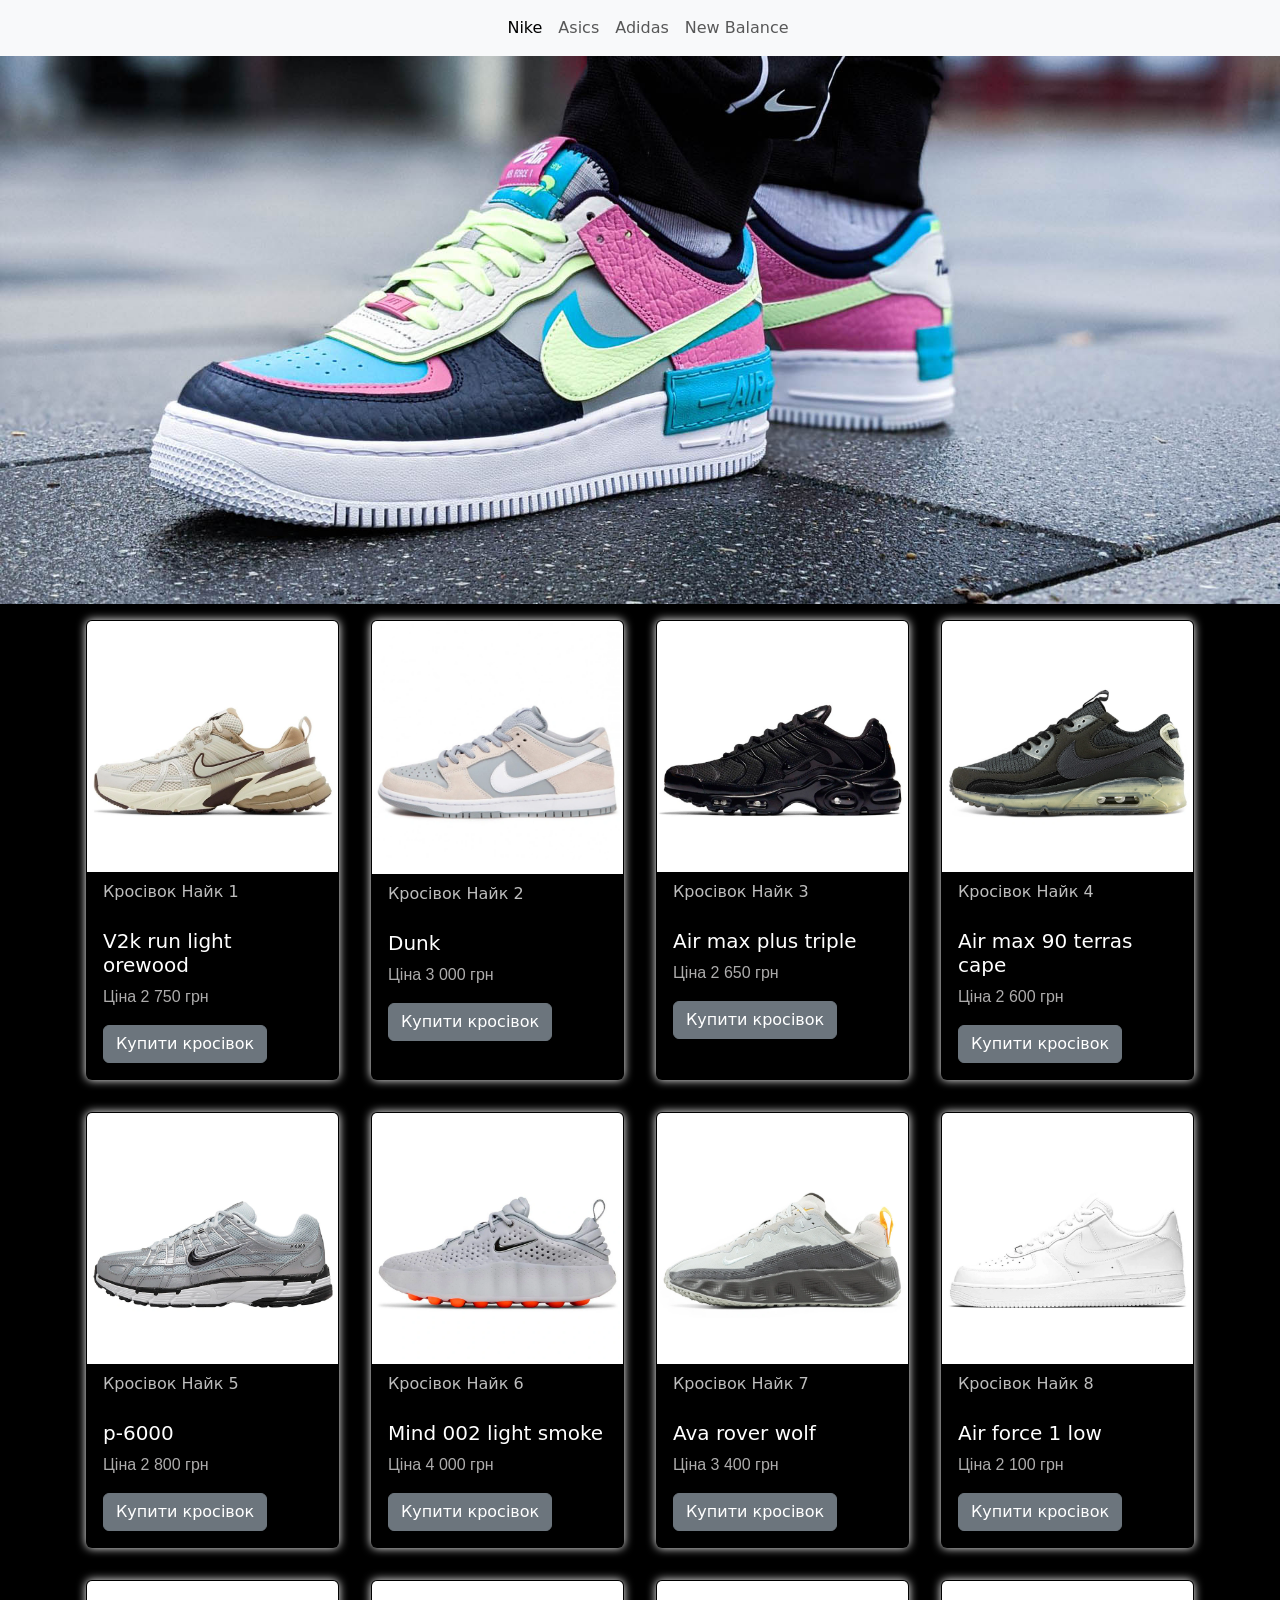
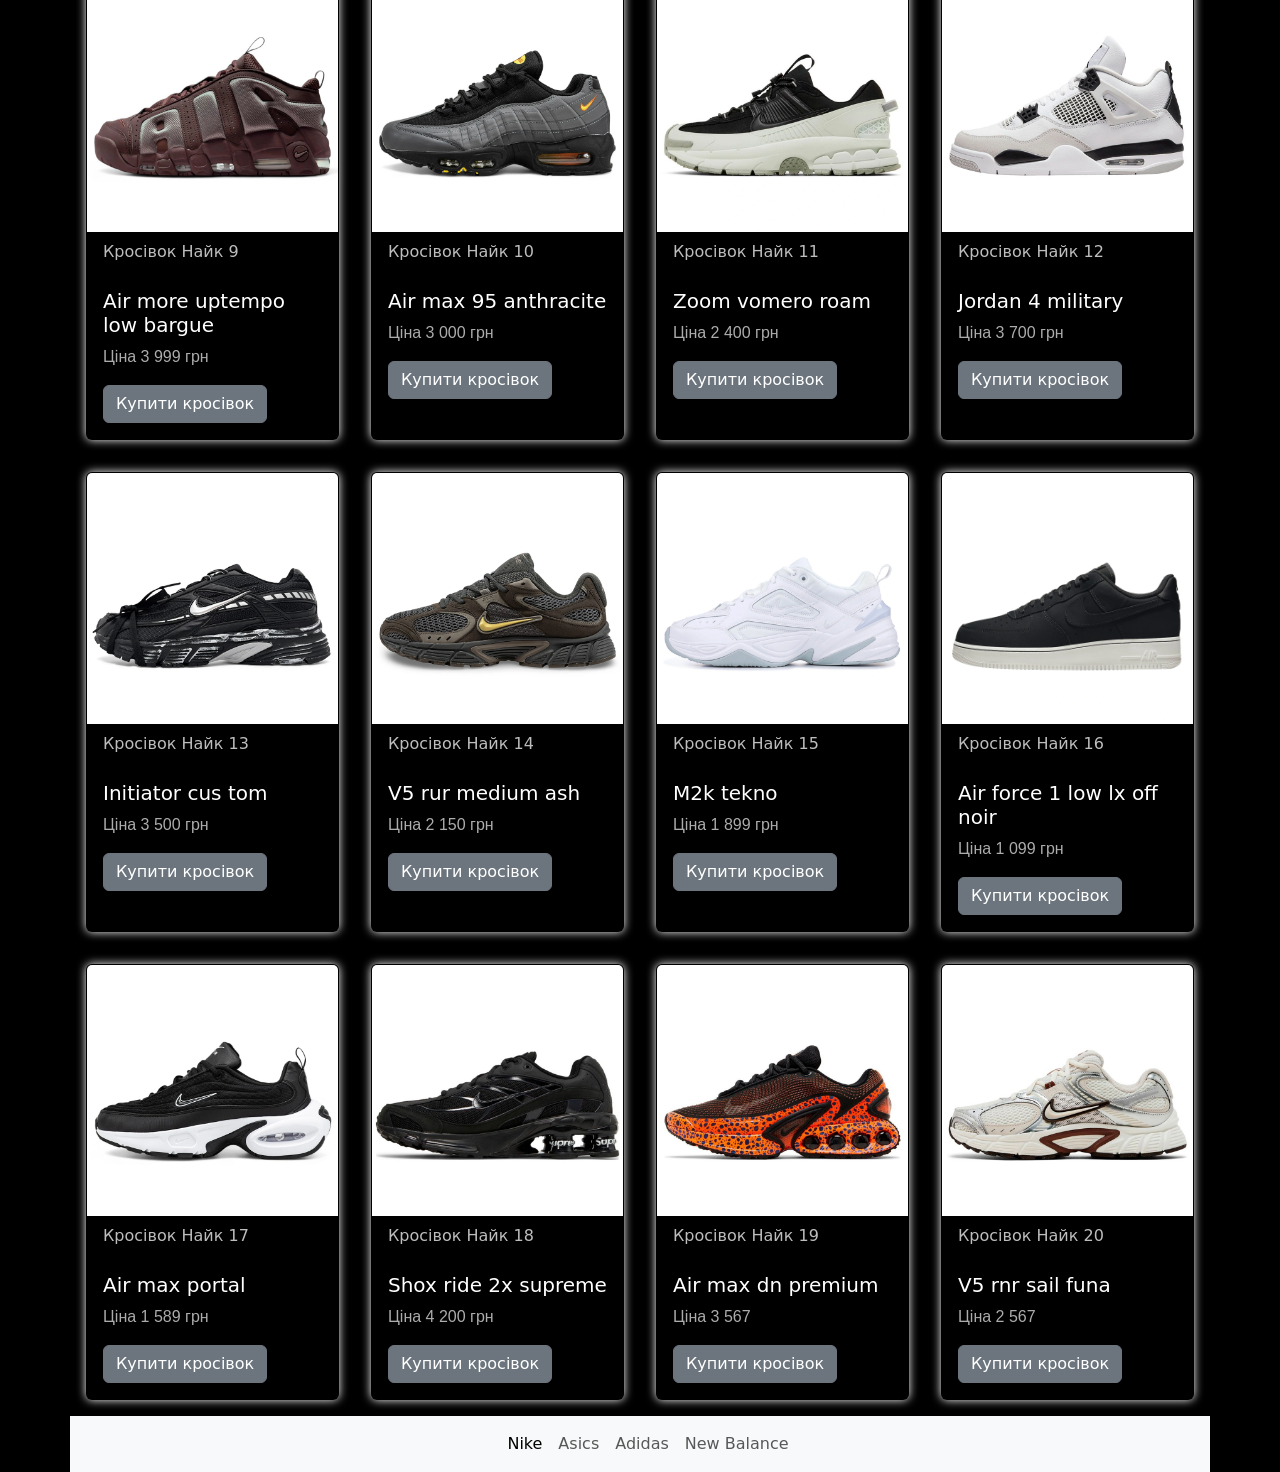
<file: snikers/index.html>
<!DOCTYPE html>
<html lang="uk">

<head>
    <meta charset="UTF-8">
    <meta name="viewport" content="width=device-width, initial-scale=1.0">
    <title>Кросівки</title>
    <link rel="shortcut icon" href="icon.png" type="image/x-icon">
    <link href="https://cdn.jsdelivr.net/npm/bootstrap@5.3.8/dist/css/bootstrap.min.css" rel="stylesheet"
        integrity="sha384-sRIl4kxILFvY47J16cr9ZwB07vP4J8+LH7qKQnuqkuIAvNWLzeN8tE5YBujZqJLB" crossorigin="anonymous">
    <link rel="stylesheet" href="style.css">

</head>

<body>

    <nav class="navbar navbar-expand-lg bg-body-tertiary">
        <div class="container-fluid">
            <a class="navbar-brand" href=""></a>
            <button class="navbar-toggler" type="button" data-bs-toggle="collapse" data-bs-target="#navbarNav"
                aria-controls="navbarNav" aria-expanded="false" aria-label="Toggle navigation">
                <span class="navbar-toggler-icon"></span>
            </button>
            <div class="collapse navbar-collapse justify-content-center" id="navbarNav">
                <ul class="navbar-nav">
                    <li class="nav-item">
                        <a class="nav-link active " href="index.html">Nike</a>
                    </li>
                    <li class="nav-item">
                        <a class="nav-link " href="asics.html">Asics</a>
                    </li>
                    <li class="nav-item">
                        <a class="nav-link" href="adidas.html">Adidas</a>
                    </li>
                    <li class="nav-item">
                        <a class="nav-link" href="new-balance.html">New Balance</a>
                    </li>

                </ul>
            </div>
        </div>
    </nav>
    <div class="big-img">
       
        <img src="top-img-1.jpg" alt="">

    </div>












    <div class="container">
        <div class="row">


            <div class="col-lg-3 col-md-4 col-sm-6 p-3">
                <div class="card h-100">
                    <img src="1.webp" class="card-img-top" alt="...">
                    <div class="card-header"> Кросівок Найк 1 </div>
                    <div class="card-body">
                        <h5 class="card-title">V2k run light orewood</h5>
                        <p class="card-text">Ціна 2 750 грн </p>
                        <a href="#" class="btn btn-secondary">Купити кросівок</a>
                    </div>
                </div>
            </div>


            <div class="col-lg-3 col-md-4 col-sm-6 p-3">
                <div class="card h-100">
                    <img src="500 — копия.webp" class="card-img-top" alt="...">
                    <div class="card-header"> Кросівок Найк 2 </div>
                    <div class="card-body">
                        <h5 class="card-title">Dunk </h5>
                        <p class="card-text">Ціна 3 000 грн </p>
                        <a href="#" class="btn btn-secondary">Купити кросівок</a>
                    </div>
                </div>
            </div>




 


            <div class="col-lg-3 col-md-4 col-sm-6 p-3">
                <div class="card h-100">
                    <img src="3.webp" class="card-img-top" alt="...">
                    <div class="card-header"> Кросівок Найк 3 </div>
                    <div class="card-body">
                        <h5 class="card-title">Air max plus triple </h5>
                        <p class="card-text">Ціна 2 650 грн </p>
                        <a href="#" class="btn btn-secondary">Купити кросівок</a>
                    </div>
                </div>
            </div>




            <div class="col-lg-3 col-md-4 col-sm-6 p-3">
                <div class="card h-100">
                    <img src="4.webp" class="card-img-top" alt="...">
                    <div class="card-header"> Кросівок Найк 4 </div>
                    <div class="card-body">
                        <h5 class="card-title">Air max 90 terras cape </h5>
                        <p class="card-text">Ціна 2 600 грн </p>
                        <a href="#" class="btn btn-secondary">Купити кросівок</a>
                    </div>
                </div>
            </div>


            <div class="col-lg-3 col-md-4 col-sm-6 p-3">
                <div class="card h-100">
                    <img src="5.webp" class="card-img-top" alt="...">
                    <div class="card-header"> Кросівок Найк 5 </div>
                    <div class="card-body">
                        <h5 class="card-title">p-6000 </h5>
                        <p class="card-text">Ціна 2 800 грн</p>
                        <a href="#" class="btn btn-secondary">Купити кросівок</a>
                    </div>
                </div>
            </div>
        
    


    <div class="col-lg-3 col-md-4 col-sm-6 p-3">
        <div class="card h-100">
            <img src="6.webp" class="card-img-top" alt="...">
            <div class="card-header"> Кросівок Найк 6</div>
            <div class="card-body">
                <h5 class="card-title">Mind 002 light smoke</h5>
                <p class="card-text">Ціна 4 000 грн</p>
                <a href="#" class="btn btn-secondary">Купити кросівок</a>
            </div>
        </div>
    </div>
    

    <div class="col-lg-3 col-md-4 col-sm-6 p-3">
        <div class="card h-100">
            <img src="7.webp" class="card-img-top" alt="...">
            <div class="card-header"> Кросівок Найк 7</div>
            <div class="card-body">
                <h5 class="card-title">Ava rover wolf</h5>
                <p class="card-text">Ціна 3 400 грн</p>
                <a href="#" class="btn btn-secondary">Купити кросівок</a>
            </div>
        </div>
    </div>
    


    <div class="col-lg-3 col-md-4 col-sm-6 p-3">
        <div class="card h-100">
            <img src="8.webp" class="card-img-top" alt="...">
            <div class="card-header"> Кросівок Найк 8</div>
            <div class="card-body">
                <h5 class="card-title">Air force 1 low</h5>
                <p class="card-text">Ціна 2 100 грн</p>
                <a href="#" class="btn btn-secondary">Купити кросівок</a>
            </div>
        </div>
    </div>
   

    <div class="col-lg-3 col-md-4 col-sm-6 p-3">
        <div class="card h-100">
            <img src="9.webp" class="card-img-top" alt="...">
            <div class="card-header"> Кросівок Найк 9</div>
            <div class="card-body">
                <h5 class="card-title">Air more uptempo low bargue</h5>
                <p class="card-text">Ціна 3 999 грн</p>
                <a href="#" class="btn btn-secondary">Купити кросівок</a>
            </div>
        </div>
    </div>
   


    <div class="col-lg-3 col-md-4 col-sm-6 p-3">
        <div class="card h-100">
            <img src="10.webp" class="card-img-top" alt="...">
            <div class="card-header"> Кросівок Найк 10</div>
            <div class="card-body">
                <h5 class="card-title">Air max 95 anthracite</h5>
                <p class="card-text">Ціна 3 000 грн</p>
                <a href="#" class="btn btn-secondary">Купити кросівок</a>
            </div>
        </div>
    </div>
    




    <div class="col-lg-3 col-md-4 col-sm-6 p-3">
        <div class="card h-100">
            <img src="11.webp" class="card-img-top" alt="...">
            <div class="card-header"> Кросівок Найк 11</div>
            <div class="card-body">
                <h5 class="card-title">Zoom vomero roam</h5>
                <p class="card-text">Ціна 2 400 грн</p>
                <a href="#" class="btn btn-secondary">Купити кросівок</a>
            </div>
        </div>
    </div>
    



    <div class="col-lg-3 col-md-4 col-sm-6 p-3">
        <div class="card h-100">
            <img src="12.webp" class="card-img-top" alt="...">
            <div class="card-header"> Кросівок Найк 12</div>
            <div class="card-body">
                <h5 class="card-title">Jordan 4 military</h5>
                <p class="card-text">Ціна 3 700 грн</p>
                <a href="#" class="btn btn-secondary">Купити кросівок</a>
            </div>
        </div>
    </div>


    <div class="col-lg-3 col-md-4 col-sm-6 p-3">
        <div class="card h-100">
            <img src="13.webp" class="card-img-top" alt="...">
            <div class="card-header"> Кросівок Найк 13</div>
            <div class="card-body">
                <h5 class="card-title">Initiator cus tom</h5>
                <p class="card-text">Ціна 3 500 грн</p>
                <a href="#" class="btn btn-secondary">Купити кросівок</a>
            </div>
        </div>
    </div>



    <div class="col-lg-3 col-md-4 col-sm-6 p-3">
        <div class="card h-100">
            <img src="14.webp" class="card-img-top" alt="...">
            <div class="card-header"> Кросівок Найк 14</div>
            <div class="card-body">
                <h5 class="card-title">V5 rur medium ash</h5>
                <p class="card-text">Ціна 2 150 грн</p>
                <a href="#" class="btn btn-secondary">Купити кросівок</a>
            </div>
        </div>
    </div>


    <div class="col-lg-3 col-md-4 col-sm-6 p-3">
        <div class="card h-100">
            <img src="15.webp" class="card-img-top" alt="...">
            <div class="card-header"> Кросівок Найк 15</div>
            <div class="card-body">
                <h5 class="card-title">M2k tekno</h5>
                <p class="card-text">Ціна 1 899 грн</p>
                <a href="#" class="btn btn-secondary">Купити кросівок</a>
            </div>
        </div>
    </div>
    

<div class="col-lg-3 col-md-4 col-sm-6 p-3">
        <div class="card h-100">
            <img src="16.webp" class="card-img-top" alt="...">
            <div class="card-header"> Кросівок Найк 16</div>
            <div class="card-body">
                <h5 class="card-title">Air force 1 low lx off noir</h5>
                <p class="card-text">Ціна 1 099 грн</p>
                <a href="#" class="btn btn-secondary">Купити кросівок</a>
            </div>
        </div>
    </div>
    


<div class="col-lg-3 col-md-4 col-sm-6 p-3">
        <div class="card h-100">
            <img src="17.webp" class="card-img-top" alt="...">
            <div class="card-header"> Кросівок  Найк 17</div>
            <div class="card-body">
                <h5 class="card-title">Air max portal</h5>
                <p class="card-text">Ціна 1 589 грн</p>
                <a href="#" class="btn btn-secondary">Купити кросівок</a>
            </div>
        </div>
    </div>


 <div class="col-lg-3 col-md-4 col-sm-6 p-3">
        <div class="card h-100">
            <img src="18.webp" class="card-img-top" alt="...">
            <div class="card-header"> Кросівок  Найк 18</div>
            <div class="card-body">
                <h5 class="card-title">Shox ride 2x supreme</h5>
                <p class="card-text">Ціна 4 200 грн</p>
                <a href="#" class="btn btn-secondary">Купити кросівок</a>
            </div>
        </div>
    </div>

<div class="col-lg-3 col-md-4 col-sm-6 p-3">
        <div class="card h-100">
            <img src="19.webp" class="card-img-top" alt="...">
            <div class="card-header"> Кросівок  Найк 19</div>
            <div class="card-body">
                <h5 class="card-title">Air max dn premium</h5>
                <p class="card-text">Ціна 3 567</p>
                <a href="#" class="btn btn-secondary">Купити кросівок</a>
            </div>
        </div>
    </div>


<div class="col-lg-3 col-md-4 col-sm-6 p-3">
        <div class="card h-100">
            <img src="20.webp" class="card-img-top" alt="...">
            <div class="card-header"> Кросівок  Найк 20</div>
            <div class="card-body">
                <h5 class="card-title">V5 rnr sail funa</h5>
                <p class="card-text">Ціна 2 567</p>
                <a href="#" class="btn btn-secondary">Купити кросівок</a>
            </div>
        </div>
    </div>


<nav class="navbar navbar-expand-sm bg-body-tertiary">
        <div class="container-fluid">
            <a class="navbar-brand" href=""></a>
            <button class="navbar-toggler" type="button" data-bs-toggle="collapse" data-bs-target="#navbarNav"
                aria-controls="navbarNav" aria-expanded="false" aria-label="Toggle navigation">
                <span class="navbar-toggler-icon"></span>
            </button>
            <div class="collapse navbar-collapse justify-content-center" id="navbarNav">
                <ul class="navbar-nav">
                    <li class="nav-item">
                        <a class="nav-link active " href="index.html">Nike</a>
                    </li>
                    <li class="nav-item">
                        <a class="nav-link " href="asics.html">Asics</a>
                    </li>
                    <li class="nav-item">
                        <a class="nav-link" href="adidas.html">Adidas</a>
                    </li>
                    <li class="nav-item">
                        <a class="nav-link" href="new balance.html">New Balance</a>
                    </li>

                </ul>
            </div>
        </div>
    </nav>



























    <script src="https://cdn.jsdelivr.net/npm/bootstrap@5.3.8/dist/js/bootstrap.bundle.min.js"
        integrity="sha384-FKyoEForCGlyvwx9Hj09JcYn3nv7wiPVlz7YYwJrWVcXK/BmnVDxM+D2scQbITxI"
        crossorigin="anonymous"></script>
</body>

</html>
</file>
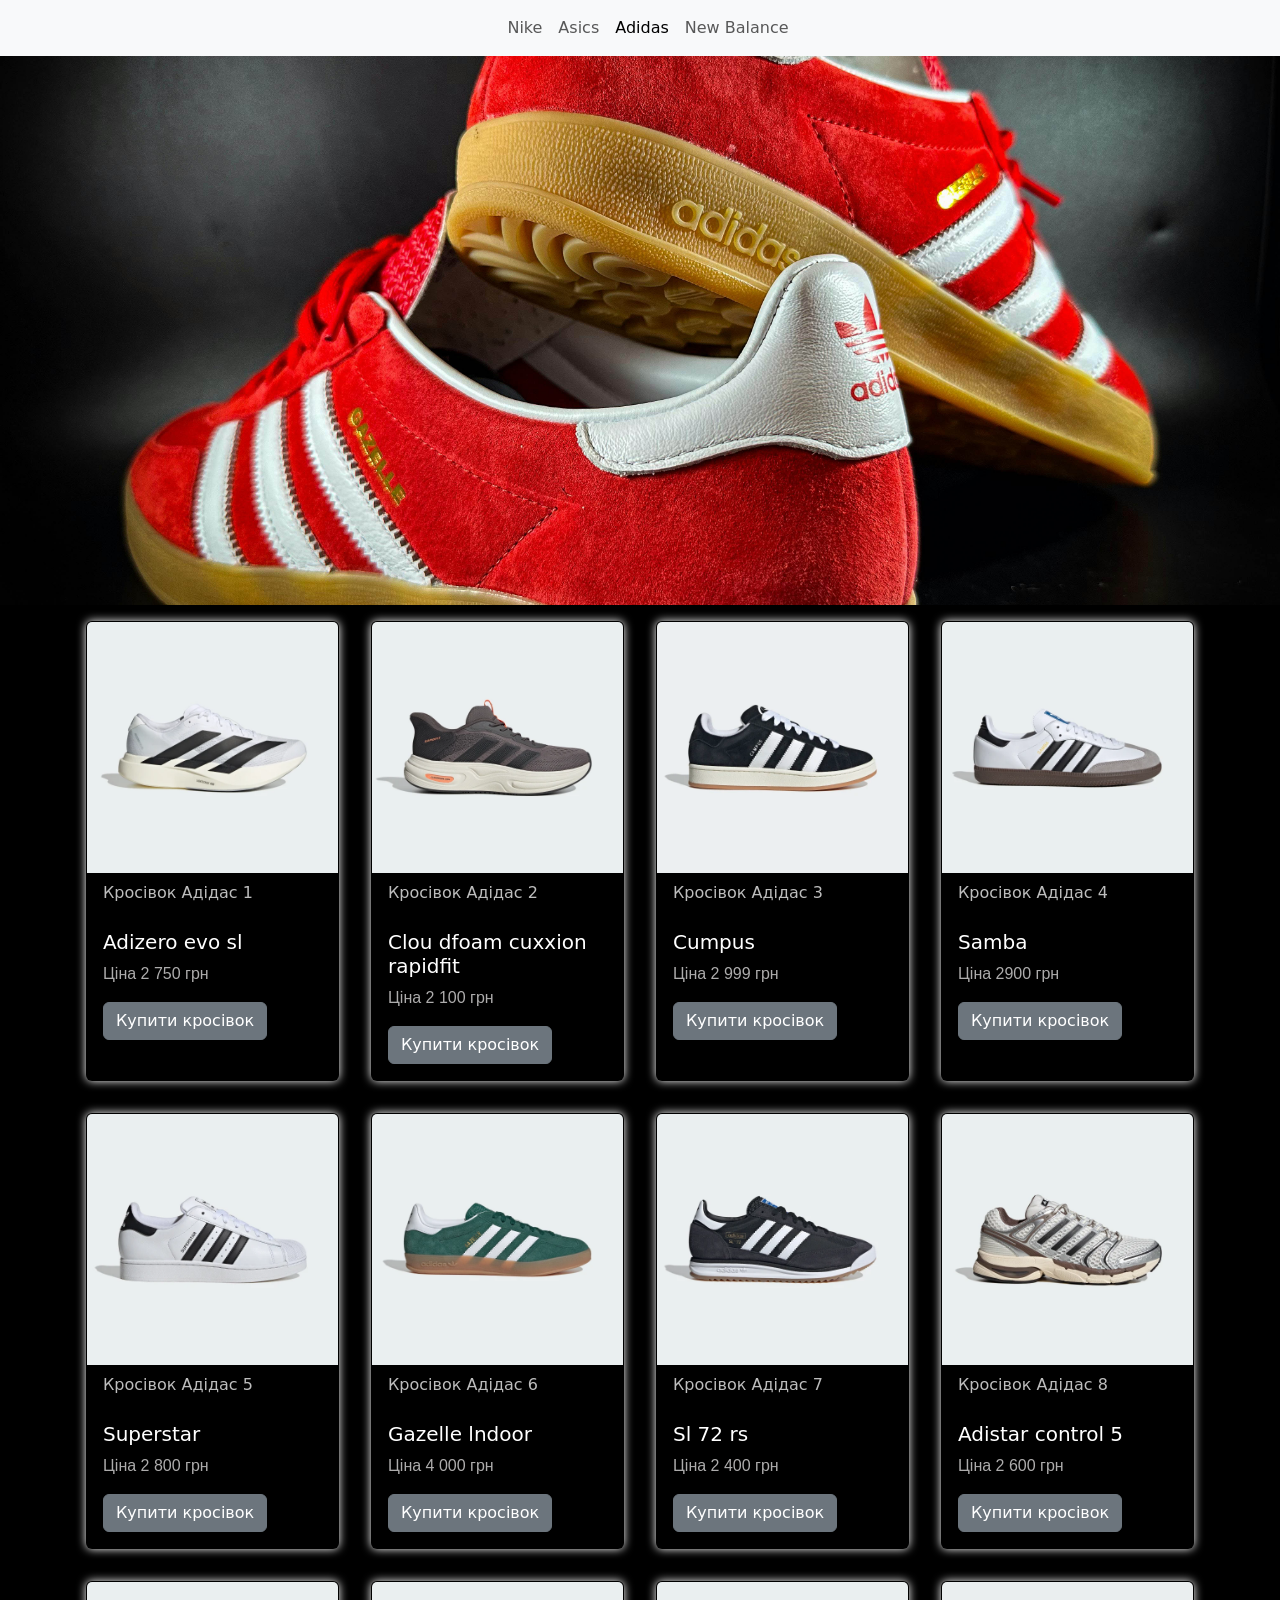
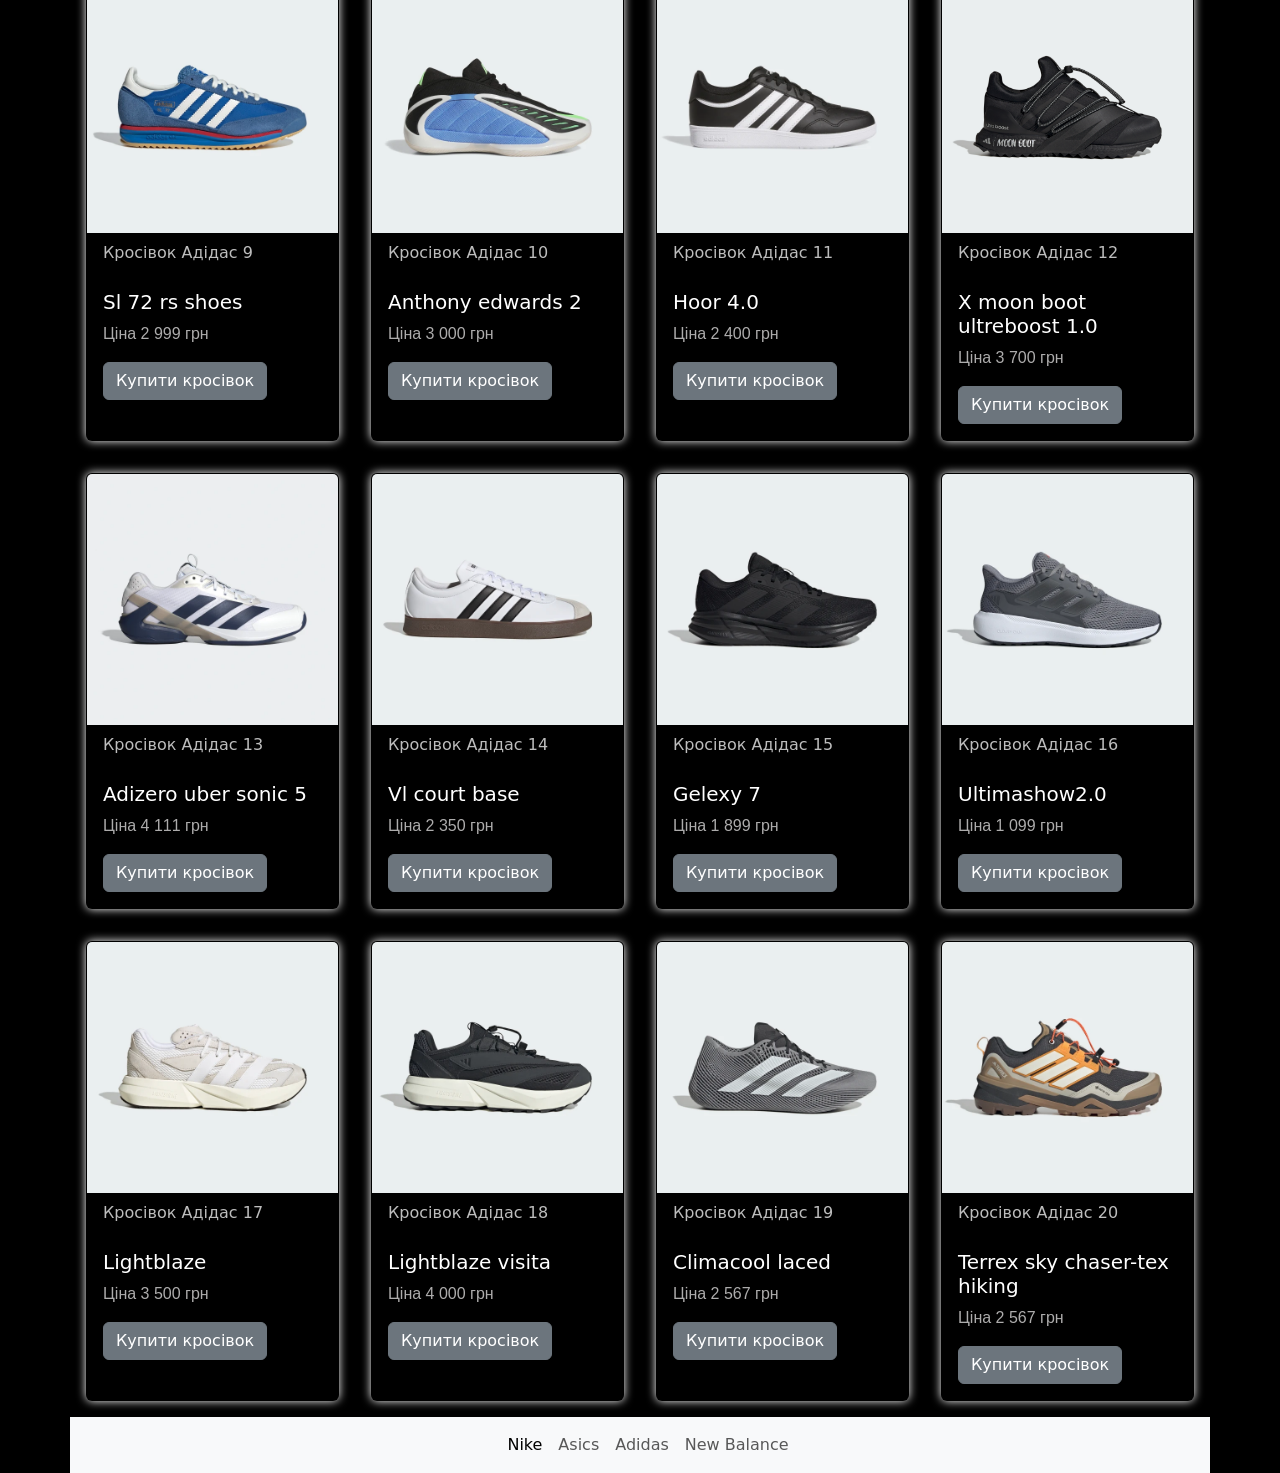
<file: snikers/adidas.html>
<!DOCTYPE html>
<html lang="uk">

<head>
    <meta charset="UTF-8">
    <meta name="viewport" content="width=device-width, initial-scale=1.0">
    <title>Кросівки</title>
    <link rel="shortcut icon" href="icon.png" type="image/x-icon">

    <link href="https://cdn.jsdelivr.net/npm/bootstrap@5.3.8/dist/css/bootstrap.min.css" rel="stylesheet"
        integrity="sha384-sRIl4kxILFvY47J16cr9ZwB07vP4J8+LH7qKQnuqkuIAvNWLzeN8tE5YBujZqJLB" crossorigin="anonymous">
    <link rel="stylesheet" href="style.css">

</head>

<body>

    <nav class="navbar navbar-expand-sm bg-body-tertiary">
        <div class="container-fluid">
            <a class="navbar-brand" href=""></a>
            <button class="navbar-toggler" type="button" data-bs-toggle="collapse" data-bs-target="#navbarNav"
                aria-controls="navbarNav" aria-expanded="false" aria-label="Toggle navigation">
                <span class="navbar-toggler-icon"></span>
            </button>
            <div class="collapse navbar-collapse justify-content-center" id="navbarNav">
                <ul class="navbar-nav">
                    <li class="nav-item">
                        <a class="nav-link  " href="index.html">Nike</a>
                    </li>
                    <li class="nav-item">
                        <a class="nav-link " href="asics.html">Asics</a>
                    </li>
                    <li class="nav-item">
                        <a class="nav-link active" href="adidas.html">Adidas</a>
                    </li>
                    <li class="nav-item">
                        <a class="nav-link" href="new-balance.html">New Balance</a>
                    </li>

                </ul>
            </div>
        </div>
    </nav>
    <div class="big-img">
       
        <img src="559.jpg" alt="">

    </div>












    <div class="container">
        <div class="row">


            <div class="col-lg-3 col-md-4 col-sm-6 p-3">
                <div class="card h-100">
                    <img src="41.WebP" class="card-img-top" alt="...">
                    <div class="card-header"> Кросівок Адідас 1 </div>
                    <div class="card-body">
                        <h5 class="card-title">Adizero evo sl</h5>
                        <p class="card-text">Ціна 2 750 грн</p>
                        <a href="#" class="btn btn-secondary">Купити кросівок</a>
                    </div>
                </div>
            </div>


            <div class="col-lg-3 col-md-4 col-sm-6 p-3">
                <div class="card h-100">
                    <img src="42.WebP" class="card-img-top" alt="...">
                    <div class="card-header"> Кросівок Адідас 2 </div>
                    <div class="card-body">
                        <h5 class="card-title">Clou dfoam cuxxion rapidfit</h5>
                        <p class="card-text">Ціна 2 100 грн</p>
                        <a href="#" class="btn btn-secondary">Купити кросівок</a>
                    </div>
                </div>
            </div>

            <div class="col-lg-3 col-md-4 col-sm-6 p-3">
                <div class="card h-100">
                    <img src="43.WebP" class="card-img-top" alt="...">
                    <div class="card-header"> Кросівок Адідас 3 </div>
                    <div class="card-body">
                        <h5 class="card-title">Cumpus</h5>
                        <p class="card-text">Ціна 2 999 грн</p>
                        <a href="#" class="btn btn-secondary">Купити кросівок</a>
                    </div>
                </div>
            </div>




            <div class="col-lg-3 col-md-4 col-sm-6 p-3">
                <div class="card h-100">
                    <img src="44.WebP" class="card-img-top" alt="...">
                    <div class="card-header"> Кросівок Адідас 4 </div>
                    <div class="card-body">
                        <h5 class="card-title">Samba </h5>
                        <p class="card-text">Ціна 2900 грн</p>
                        <a href="#" class="btn btn-secondary">Купити кросівок</a>
                    </div>
                </div>
            </div>


            <div class="col-lg-3 col-md-4 col-sm-6 p-3">
                <div class="card h-100">
                    <img src="45.WebP" class="card-img-top" alt="...">
                    <div class="card-header"> Кросівок Адідас 5 </div>
                    <div class="card-body">
                        <h5 class="card-title">Superstar </h5>
                        <p class="card-text">Ціна 2 800 грн</p>
                        <a href="#" class="btn btn-secondary">Купити кросівок</a>
                    </div>
                </div>
            </div>
        
    


    <div class="col-lg-3 col-md-4 col-sm-6 p-3">
        <div class="card h-100">
            <img src="46.WebP" class="card-img-top" alt="...">
            <div class="card-header"> Кросівок Адідас 6</div>
            <div class="card-body">
                <h5 class="card-title">Gazelle lndoor</h5>
                <p class="card-text">Ціна 4 000 грн</p>
                <a href="#" class="btn btn-secondary">Купити кросівок</a>
            </div>
        </div>
    </div>
    

    <div class="col-lg-3 col-md-4 col-sm-6 p-3">
        <div class="card h-100">
            <img src="47.WebP" class="card-img-top" alt="...">
            <div class="card-header"> Кросівок Адідас 7</div>
            <div class="card-body">
                <h5 class="card-title">Sl 72 rs</h5>
                <p class="card-text">Ціна 2 400 грн</p>
                <a href="#" class="btn btn-secondary">Купити кросівок</a>
            </div>
        </div>
    </div>
    


    <div class="col-lg-3 col-md-4 col-sm-6 p-3">
        <div class="card h-100">
            <img src="48.WebP" class="card-img-top" alt="...">
            <div class="card-header"> Кросівок Адідас 8</div>
            <div class="card-body">
                <h5 class="card-title">Adistar control 5</h5>
                <p class="card-text">Ціна 2 600 грн</p>
                <a href="#" class="btn btn-secondary">Купити кросівок</a>
            </div>
        </div>
    </div>
   

    <div class="col-lg-3 col-md-4 col-sm-6 p-3">
        <div class="card h-100">
            <img src="49.WebP" class="card-img-top" alt="...">
            <div class="card-header"> Кросівок  Адідас 9</div>
            <div class="card-body">
                <h5 class="card-title">Sl 72 rs shoes</h5>
                <p class="card-text">Ціна 2 999 грн</p>
                <a href="#" class="btn btn-secondary">Купити кросівок</a>
            </div>
        </div>
    </div>
   


    <div class="col-lg-3 col-md-4 col-sm-6 p-3">
        <div class="card h-100">
            <img src="50.WebP" class="card-img-top" alt="...">
            <div class="card-header"> Кросівок Адідас 10</div>
            <div class="card-body">
                <h5 class="card-title">Anthony edwards 2</h5>
                <p class="card-text">Ціна 3 000 грн</p>
                <a href="#" class="btn btn-secondary">Купити кросівок</a>
            </div>
        </div>
    </div>
    




    <div class="col-lg-3 col-md-4 col-sm-6 p-3">
        <div class="card h-100">
            <img src="51.WebP" class="card-img-top" alt="...">
            <div class="card-header"> Кросівок Адідас 11</div>
            <div class="card-body">
                <h5 class="card-title">Hoor 4.0</h5>
                <p class="card-text">Ціна 2 400 грн</p>
                <a href="#" class="btn btn-secondary">Купити кросівок</a>
            </div>
        </div>
    </div>
    



    <div class="col-lg-3 col-md-4 col-sm-6 p-3">
        <div class="card h-100">
            <img src="52.WebP" class="card-img-top" alt="...">
            <div class="card-header"> Кросівок Адідас 12</div>
            <div class="card-body">
                <h5 class="card-title">X moon boot ultreboost 1.0</h5>
                <p class="card-text">Ціна 3 700 грн</p>
                <a href="#" class="btn btn-secondary">Купити кросівок</a>
            </div>
        </div>
    </div>


    <div class="col-lg-3 col-md-4 col-sm-6 p-3">
        <div class="card h-100">
            <img src="53.WebP" class="card-img-top" alt="...">
            <div class="card-header"> Кросівок Адідас 13</div>
            <div class="card-body">
                <h5 class="card-title">Adizero uber sonic 5</h5>
                <p class="card-text">Ціна 4 111 грн</p>
                <a href="#" class="btn btn-secondary">Купити кросівок</a>
            </div>
        </div>
    </div>



    <div class="col-lg-3 col-md-4 col-sm-6 p-3">
        <div class="card h-100">
            <img src="54.WebP" class="card-img-top" alt="...">
            <div class="card-header"> Кросівок Адідас 14</div>
            <div class="card-body">
                <h5 class="card-title">Vl court base</h5>
                <p class="card-text">Ціна 2 350 грн</p>
                <a href="#" class="btn btn-secondary">Купити кросівок</a>
            </div>
        </div>
    </div>


    <div class="col-lg-3 col-md-4 col-sm-6 p-3">
        <div class="card h-100">
            <img src="55.WebP" class="card-img-top" alt="...">
            <div class="card-header"> Кросівок Адідас 15</div>
            <div class="card-body">
                <h5 class="card-title">Gelexy 7</h5>
                <p class="card-text">Ціна 1 899 грн</p>
                <a href="#" class="btn btn-secondary">Купити кросівок</a>
            </div>
        </div>
    </div>
    

<div class="col-lg-3 col-md-4 col-sm-6 p-3">
        <div class="card h-100">
            <img src="56.WebP" class="card-img-top" alt="...">
            <div class="card-header"> Кросівок Адідас 16</div>
            <div class="card-body">
                <h5 class="card-title">Ultimashow2.0</h5>
                <p class="card-text">Ціна 1 099 грн</p>
                <a href="#" class="btn btn-secondary">Купити кросівок</a>
            </div>
        </div>
    </div>
    


<div class="col-lg-3 col-md-4 col-sm-6 p-3">
        <div class="card h-100">
            <img src="57.WebP" class="card-img-top" alt="...">
            <div class="card-header"> Кросівок Адідас 17</div>
            <div class="card-body">
                <h5 class="card-title">Lightblaze</h5>
                <p class="card-text">Ціна 3 500 грн</p>
                <a href="#" class="btn btn-secondary">Купити кросівок</a>
            </div>
        </div>
    </div>


 <div class="col-lg-3 col-md-4 col-sm-6 p-3">
        <div class="card h-100">
            <img src="58.WebP" class="card-img-top" alt="...">
            <div class="card-header"> Кросівок  Адідас 18</div>
            <div class="card-body">
                <h5 class="card-title">Lightblaze visita</h5>
                <p class="card-text">Ціна 4 000 грн</p>
                <a href="#" class="btn btn-secondary">Купити кросівок</a>
            </div>
        </div>
    </div>

<div class="col-lg-3 col-md-4 col-sm-6 p-3">
        <div class="card h-100">
            <img src="59.WebP" class="card-img-top" alt="...">
            <div class="card-header"> Кросівок Адідас  19</div>
            <div class="card-body">
                <h5 class="card-title">Climacool laced</h5>
                <p class="card-text">Ціна 2 567 грн</p>
                <a href="#" class="btn btn-secondary">Купити кросівок</a>
            </div>
        </div>
    </div>


<div class="col-lg-3 col-md-4 col-sm-6 p-3">
        <div class="card h-100">
            <img src="60.WebP" class="card-img-top" alt="...">
            <div class="card-header"> Кросівок  Адідас 20</div>
            <div class="card-body">
                <h5 class="card-title">Terrex sky chaser-tex hiking</h5>
                <p class="card-text">Ціна 2 567 грн</p>
                <a href="#" class="btn btn-secondary">Купити кросівок</a>
            </div>
        </div>
    </div>


<nav class="navbar navbar-expand-lg bg-body-tertiary">
        <div class="container-fluid">
            <a class="navbar-brand" href=""></a>
            <button class="navbar-toggler" type="button" data-bs-toggle="collapse" data-bs-target="#navbarNav"
                aria-controls="navbarNav" aria-expanded="false" aria-label="Toggle navigation">
                <span class="navbar-toggler-icon"></span>
            </button>
            <div class="collapse navbar-collapse justify-content-center" id="navbarNav">
                <ul class="navbar-nav">
                    <li class="nav-item">
                        <a class="nav-link active " href="index.html">Nike</a>
                    </li>
                    <li class="nav-item">
                        <a class="nav-link " href="asics.html">Asics</a>
                    </li>
                    <li class="nav-item">
                        <a class="nav-link" href="adidas.html">Adidas</a>
                    </li>
                    <li class="nav-item">
                        <a class="nav-link" href="new balance.html">New Balance</a>
                    </li>

                </ul>
            </div>
        </div>
    </nav>



























    <script src="https://cdn.jsdelivr.net/npm/bootstrap@5.3.8/dist/js/bootstrap.bundle.min.js"
        integrity="sha384-FKyoEForCGlyvwx9Hj09JcYn3nv7wiPVlz7YYwJrWVcXK/BmnVDxM+D2scQbITxI"
        crossorigin="anonymous"></script>
</body>

</html>
</file>
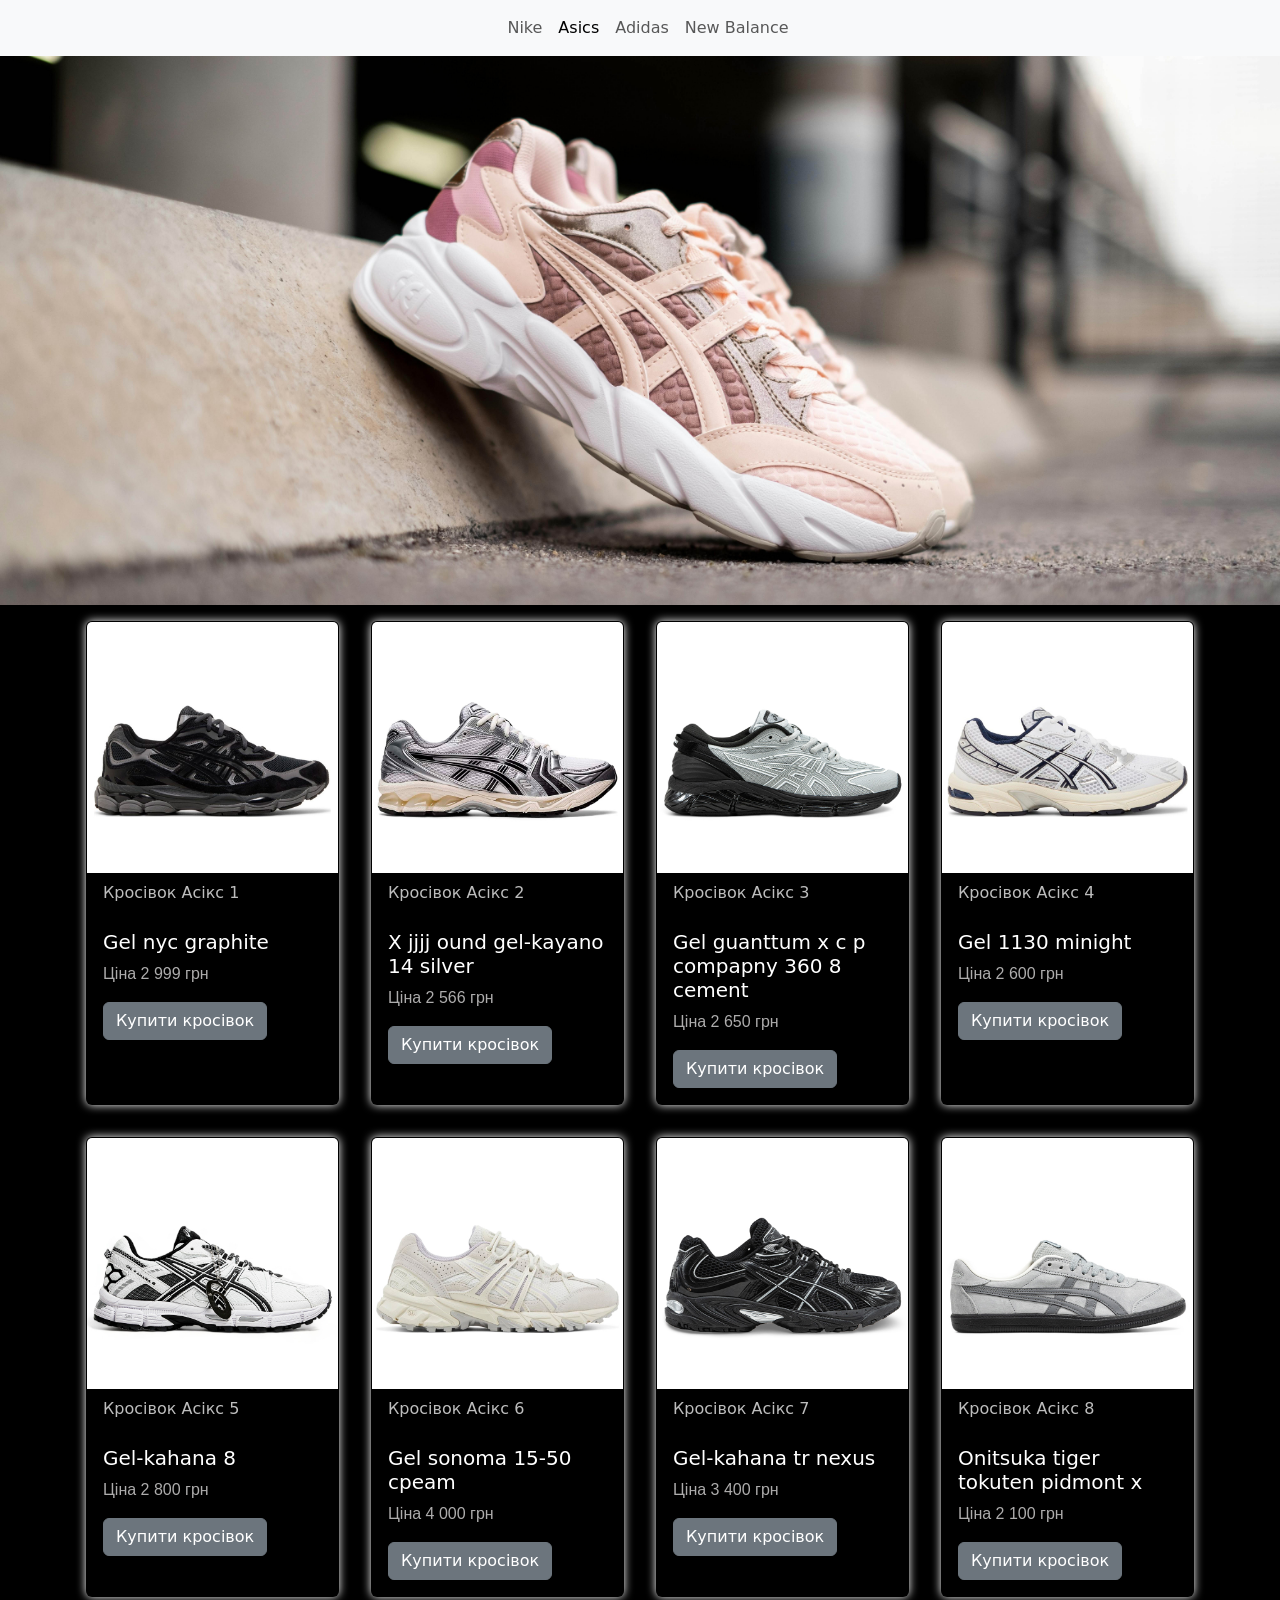
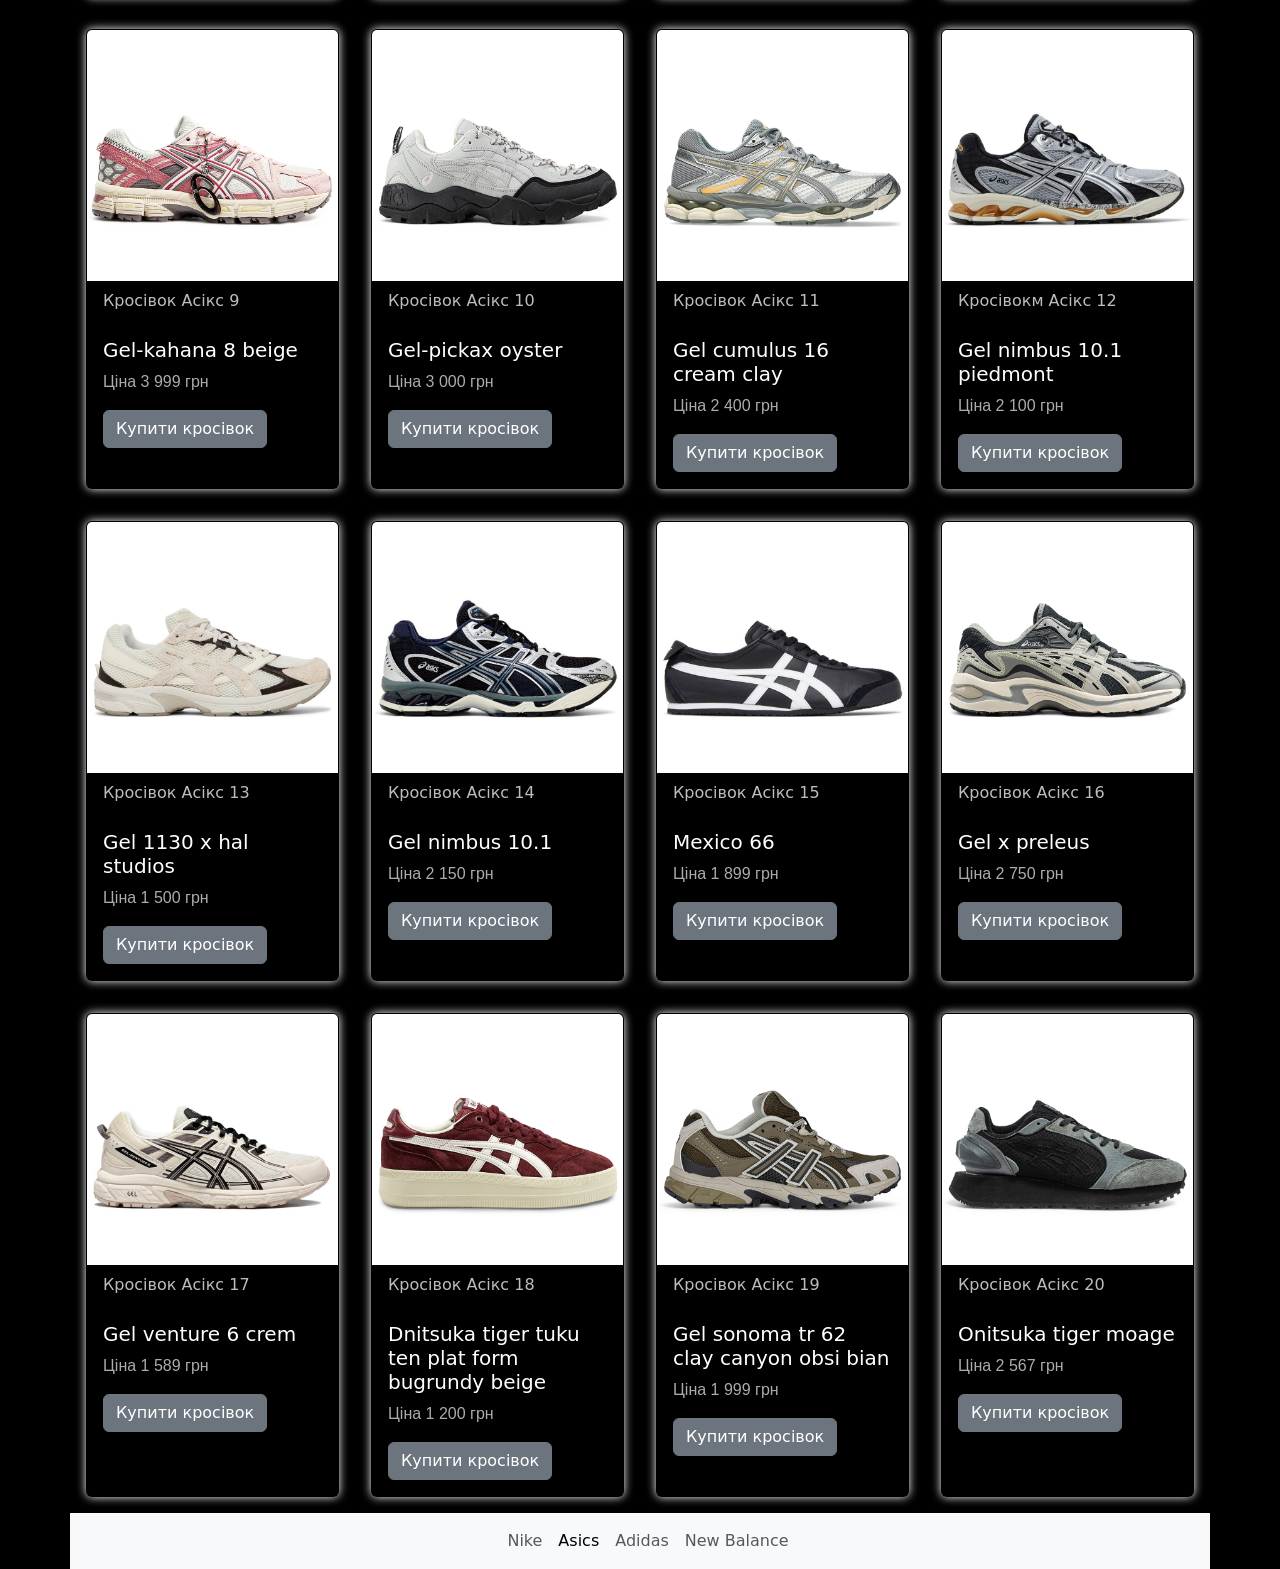
<file: snikers/asics.html>
<!DOCTYPE html>
<html lang="uk">

<head>
    <meta charset="UTF-8">
    <meta name="viewport" content="width=device-width, initial-scale=1.0">
    <title>Асікси</title>
    <link rel="shortcut icon" href="icon.png" type="image/x-icon">

    <link href="https://cdn.jsdelivr.net/npm/bootstrap@5.3.8/dist/css/bootstrap.min.css" rel="stylesheet"
        integrity="sha384-sRIl4kxILFvY47J16cr9ZwB07vP4J8+LH7qKQnuqkuIAvNWLzeN8tE5YBujZqJLB" crossorigin="anonymous">
    <link rel="stylesheet" href="style.css">

</head>

<body>

    <nav class="navbar navbar-expand-lg bg-body-tertiary">
        <div class="container-fluid">
            <a class="navbar-brand" href=""></a>
            <button class="navbar-toggler" type="button" data-bs-toggle="collapse" data-bs-target="#navbarNav"
                aria-controls="navbarNav" aria-expanded="false" aria-label="Toggle navigation">
                <span class="navbar-toggler-icon"></span>
            </button>
            <div class="collapse navbar-collapse justify-content-center" id="navbarNav">
                <ul class="navbar-nav">
                    <li class="nav-item">
                        <a class="nav-link  " href="index.html">Nike</a>
                    </li>
                    <li class="nav-item">
                        <a class="nav-link active " href="asics.html">Asics</a>
                    </li>
                    <li class="nav-item">
                        <a class="nav-link" href="adidas.html">Adidas</a>
                    </li>
                    <li class="nav-item">
                        <a class="nav-link" href="new-balance.html">New Balance</a>
                    </li>

                </ul>
            </div>
        </div>
    </nav>
    <div class="big-img">
       
        <img src="556.jpg" alt="">

    </div>












    <div class="container">
        <div class="row">


            <div class="col-lg-3 col-md-4 col-sm-6 p-3">
                <div class="card h-100">
                    <img src="21.jpg" class="card-img-top" alt="...">
                    <div class="card-header"> Кросівок Асікс 1 </div>
                    <div class="card-body">
                        <h5 class="card-title">Gel nyc graphite</h5>
                        <p class="card-text">Ціна 2 999 грн</p>
                        <a href="#" class="btn btn-secondary">Купити кросівок</a>
                    </div>
                </div>
            </div>


            <div class="col-lg-3 col-md-4 col-sm-6 p-3">
                <div class="card h-100">
                    <img src="22.jpg" class="card-img-top" alt="...">
                    <div class="card-header"> Кросівок Асікс 2 </div>
                    <div class="card-body">
                        <h5 class="card-title">X jjjj ound gel-kayano 14 silver</h5>
                        <p class="card-text">Ціна 2 566 грн</p>
                        <a href="#" class="btn btn-secondary">Купити кросівок</a>
                    </div>
                </div>
            </div>

            <div class="col-lg-3 col-md-4 col-sm-6 p-3">
                <div class="card h-100">
                    <img src="23.jpg" class="card-img-top" alt="...">
                    <div class="card-header"> Кросівок Асікс 3 </div>
                    <div class="card-body">
                        <h5 class="card-title">Gel guanttum x c p compapny 360 8 cement </h5>
                        <p class="card-text">Ціна 2 650 грн</p>
                        <a href="#" class="btn btn-secondary">Купити кросівок</a>
                    </div>
                </div>
            </div>




            <div class="col-lg-3 col-md-4 col-sm-6 p-3">
                <div class="card h-100">
                    <img src="24.jpg" class="card-img-top" alt="...">
                    <div class="card-header"> Кросівок Асікс 4 </div>
                    <div class="card-body">
                        <h5 class="card-title">Gel 1130 minight </h5>
                        <p class="card-text">Ціна 2 600 грн</p>
                        <a href="#" class="btn btn-secondary">Купити кросівок</a>
                    </div>
                </div>
            </div>


            <div class="col-lg-3 col-md-4 col-sm-6 p-3">
                <div class="card h-100">
                    <img src="25.jpg" class="card-img-top" alt="...">
                    <div class="card-header"> Кросівок Асікс 5 </div>
                    <div class="card-body">
                        <h5 class="card-title">Gel-kahana 8 </h5>
                        <p class="card-text">Ціна 2 800 грн</p>
                        <a href="#" class="btn btn-secondary">Купити кросівок</a>
                    </div>
                </div>
            </div>
        
    


    <div class="col-lg-3 col-md-4 col-sm-6 p-3">
        <div class="card h-100">
            <img src="26.jpg" class="card-img-top" alt="...">
            <div class="card-header"> Кросівок Асікс 6</div>
            <div class="card-body">
                <h5 class="card-title">Gel sonoma 15-50 cpeam</h5>
                <p class="card-text">Ціна 4 000 грн</p>
                <a href="#" class="btn btn-secondary">Купити кросівок</a>
            </div>
        </div>
    </div>
    

    <div class="col-lg-3 col-md-4 col-sm-6 p-3">
        <div class="card h-100">
            <img src="27.jpg" class="card-img-top" alt="...">
            <div class="card-header"> Кросівок Асікс 7</div>
            <div class="card-body">
                <h5 class="card-title">Gel-kahana tr nexus</h5>
                <p class="card-text">Ціна 3 400 грн</p>
                <a href="#" class="btn btn-secondary">Купити кросівок</a>
            </div>
        </div>
    </div>
    


    <div class="col-lg-3 col-md-4 col-sm-6 p-3">
        <div class="card h-100">
            <img src="28.jpg" class="card-img-top" alt="...">
            <div class="card-header"> Кросівок Асікс 8</div>
            <div class="card-body">
                <h5 class="card-title">Onitsuka tiger tokuten pidmont x</h5>
                <p class="card-text">Ціна 2 100 грн</p>
                <a href="#" class="btn btn-secondary">Купити кросівок</a>
            </div>
        </div>
    </div>
   

    <div class="col-lg-3 col-md-4 col-sm-6 p-3">
        <div class="card h-100">
            <img src="29.jpg" class="card-img-top" alt="...">
            <div class="card-header"> Кросівок Асікс 9</div>
            <div class="card-body">
                <h5 class="card-title">Gel-kahana 8 beige</h5>
                <p class="card-text">Ціна 3 999 грн</p>
                <a href="#" class="btn btn-secondary">Купити кросівок</a>
            </div>
        </div>
    </div>
   


    <div class="col-lg-3 col-md-4 col-sm-6 p-3">
        <div class="card h-100">
            <img src="30.jpg" class="card-img-top" alt="...">
            <div class="card-header"> Кросівок Асікс 10</div>
            <div class="card-body">
                <h5 class="card-title">Gel-pickax oyster</h5>
                <p class="card-text">Ціна 3 000 грн</p>
                <a href="#" class="btn btn-secondary">Купити кросівок</a>
            </div>
        </div>
    </div>
    




    <div class="col-lg-3 col-md-4 col-sm-6 p-3">
        <div class="card h-100">
            <img src="31.jpg" class="card-img-top" alt="...">
            <div class="card-header"> Кросівок Асікс 11</div>
            <div class="card-body">
                <h5 class="card-title">Gel cumulus 16 cream clay</h5>
                    
                <p class="card-text">Ціна 2 400 грн</p>
                <a href="#" class="btn btn-secondary">Купити кросівок</a>
            </div>
        </div>
    </div>
    



    <div class="col-lg-3 col-md-4 col-sm-6 p-3">
        <div class="card h-100">
            <img src="32.jpg" class="card-img-top" alt="...">
            <div class="card-header"> Кросівокм Асікс  12</div>
            <div class="card-body">
                <h5 class="card-title">Gel nimbus 10.1 piedmont</h5>
                <p class="card-text">Ціна 2 100 грн</p>
                <a href="#" class="btn btn-secondary">Купити кросівок</a>
            </div>
        </div>
    </div>


    <div class="col-lg-3 col-md-4 col-sm-6 p-3">
        <div class="card h-100">
            <img src="33.jpg" class="card-img-top" alt="...">
            <div class="card-header"> Кросівок Асікс 13</div>
            <div class="card-body">
                <h5 class="card-title">Gel 1130 x hal studios</h5>
                <p class="card-text">Ціна 1 500 грн</p>
                <a href="#" class="btn btn-secondary">Купити кросівок</a>
            </div>
        </div>
    </div>



    <div class="col-lg-3 col-md-4 col-sm-6 p-3">
        <div class="card h-100">
            <img src="34.jpg" class="card-img-top" alt="...">
            <div class="card-header"> Кросівок Асікс 14</div>
            <div class="card-body">
                <h5 class="card-title">Gel nimbus 10.1</h5>
                <p class="card-text">Ціна 2 150 грн</p>
                <a href="#" class="btn btn-secondary">Купити кросівок</a>
            </div>
        </div>
    </div>


    <div class="col-lg-3 col-md-4 col-sm-6 p-3">
        <div class="card h-100">
            <img src="35.jpg" class="card-img-top" alt="...">
            <div class="card-header"> Кросівок Асікс 15</div>
            <div class="card-body">
                <h5 class="card-title">Mexico 66</h5>
                <p class="card-text">Ціна 1 899 грн</p>
                <a href="#" class="btn btn-secondary">Купити кросівок</a>
            </div>
        </div>
    </div>
    

<div class="col-lg-3 col-md-4 col-sm-6 p-3">
        <div class="card h-100">
            <img src="36.jpg" class="card-img-top" alt="...">
            <div class="card-header"> Кросівок Асікс 16</div>
            <div class="card-body">
                <h5 class="card-title">Gel x preleus</h5>
                <p class="card-text">Ціна 2 750 грн</p>
                <a href="#" class="btn btn-secondary">Купити кросівок</a>
            </div>
        </div>
    </div>
    


<div class="col-lg-3 col-md-4 col-sm-6 p-3">
        <div class="card h-100">
            <img src="37.jpg" class="card-img-top" alt="...">
            <div class="card-header"> Кросівок  Асікс 17</div>
            <div class="card-body">
                <h5 class="card-title">Gel venture 6 crem</h5>
                <p class="card-text">Ціна 1 589 грн</p>
                <a href="#" class="btn btn-secondary">Купити кросівок</a>
            </div>
        </div>
    </div>


 <div class="col-lg-3 col-md-4 col-sm-6 p-3">
        <div class="card h-100">
            <img src="38.jpg" class="card-img-top" alt="...">
            <div class="card-header"> Кросівок  Асікс 18</div>
            <div class="card-body">
                <h5 class="card-title">Dnitsuka tiger tuku ten plat form bugrundy beige</h5>
                <p class="card-text">Ціна 1 200 грн</p>
                <a href="#" class="btn btn-secondary">Купити кросівок</a>
            </div>
        </div>
    </div>

<div class="col-lg-3 col-md-4 col-sm-6 p-3">
        <div class="card h-100">
            <img src="39.jpg" class="card-img-top" alt="...">
            <div class="card-header"> Кросівок  Асікс 19</div>
            <div class="card-body">
                <h5 class="card-title">Gel  sonoma  tr 62 clay canyon obsi bian</h5>
                <p class="card-text">Ціна 1 999 грн</p>
                <a href="#" class="btn btn-secondary">Купити кросівок</a>
            </div>
        </div>
    </div>


<div class="col-lg-3 col-md-4 col-sm-6 p-3">
        <div class="card h-100">
            <img src="40.jpg" class="card-img-top" alt="...">
            <div class="card-header"> Кросівок  Асікс 20</div>
            <div class="card-body">
                <h5 class="card-title">Onitsuka tiger moage</h5>
                <p class="card-text">Ціна 2 567 грн</p>
                <a href="#" class="btn btn-secondary">Купити кросівок</a>
            </div>
        </div>
    </div>


 <nav class="navbar navbar-expand-sm bg-body-tertiary">
        <div class="container-fluid">
            <a class="navbar-brand" href=""></a>
            <button class="navbar-toggler" type="button" data-bs-toggle="collapse" data-bs-target="#navbarNav"
                aria-controls="navbarNav" aria-expanded="false" aria-label="Toggle navigation">
                <span class="navbar-toggler-icon"></span>
            </button>
            <div class="collapse navbar-collapse justify-content-center" id="navbarNav">
                <ul class="navbar-nav">
                    <li class="nav-item">
                        <a class="nav-link  " href="index.html">Nike</a>
                    </li>
                    <li class="nav-item">
                        <a class="nav-link active " href="asics.html">Asics</a>
                    </li>
                    <li class="nav-item">
                        <a class="nav-link" href="adidas.html">Adidas</a>
                    </li>
                    <li class="nav-item">
                        <a class="nav-link" href="new balance.html">New Balance</a>
                    </li>

                </ul>
            </div>
        </div>
    </nav>



























    <script src="https://cdn.jsdelivr.net/npm/bootstrap@5.3.8/dist/js/bootstrap.bundle.min.js"
        integrity="sha384-FKyoEForCGlyvwx9Hj09JcYn3nv7wiPVlz7YYwJrWVcXK/BmnVDxM+D2scQbITxI"
        crossorigin="anonymous"></script>
</body>

</html>
</file>
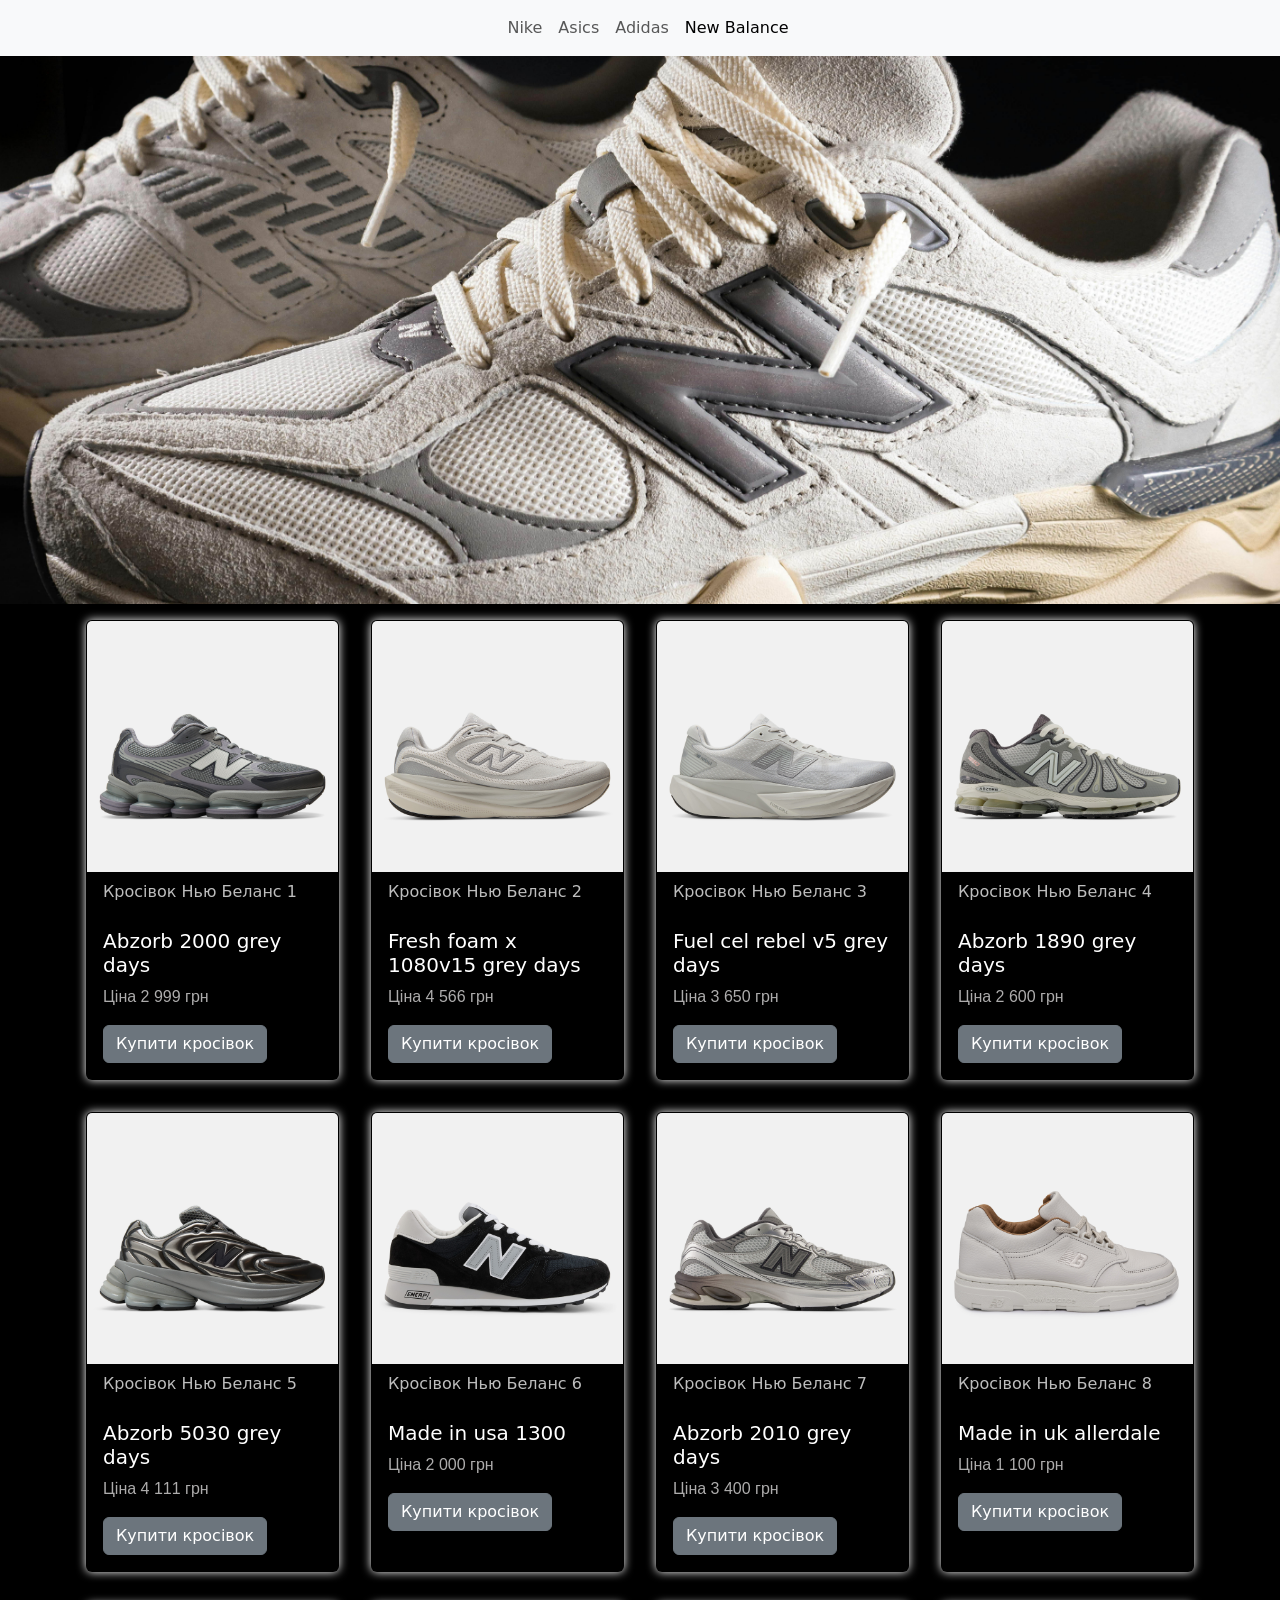
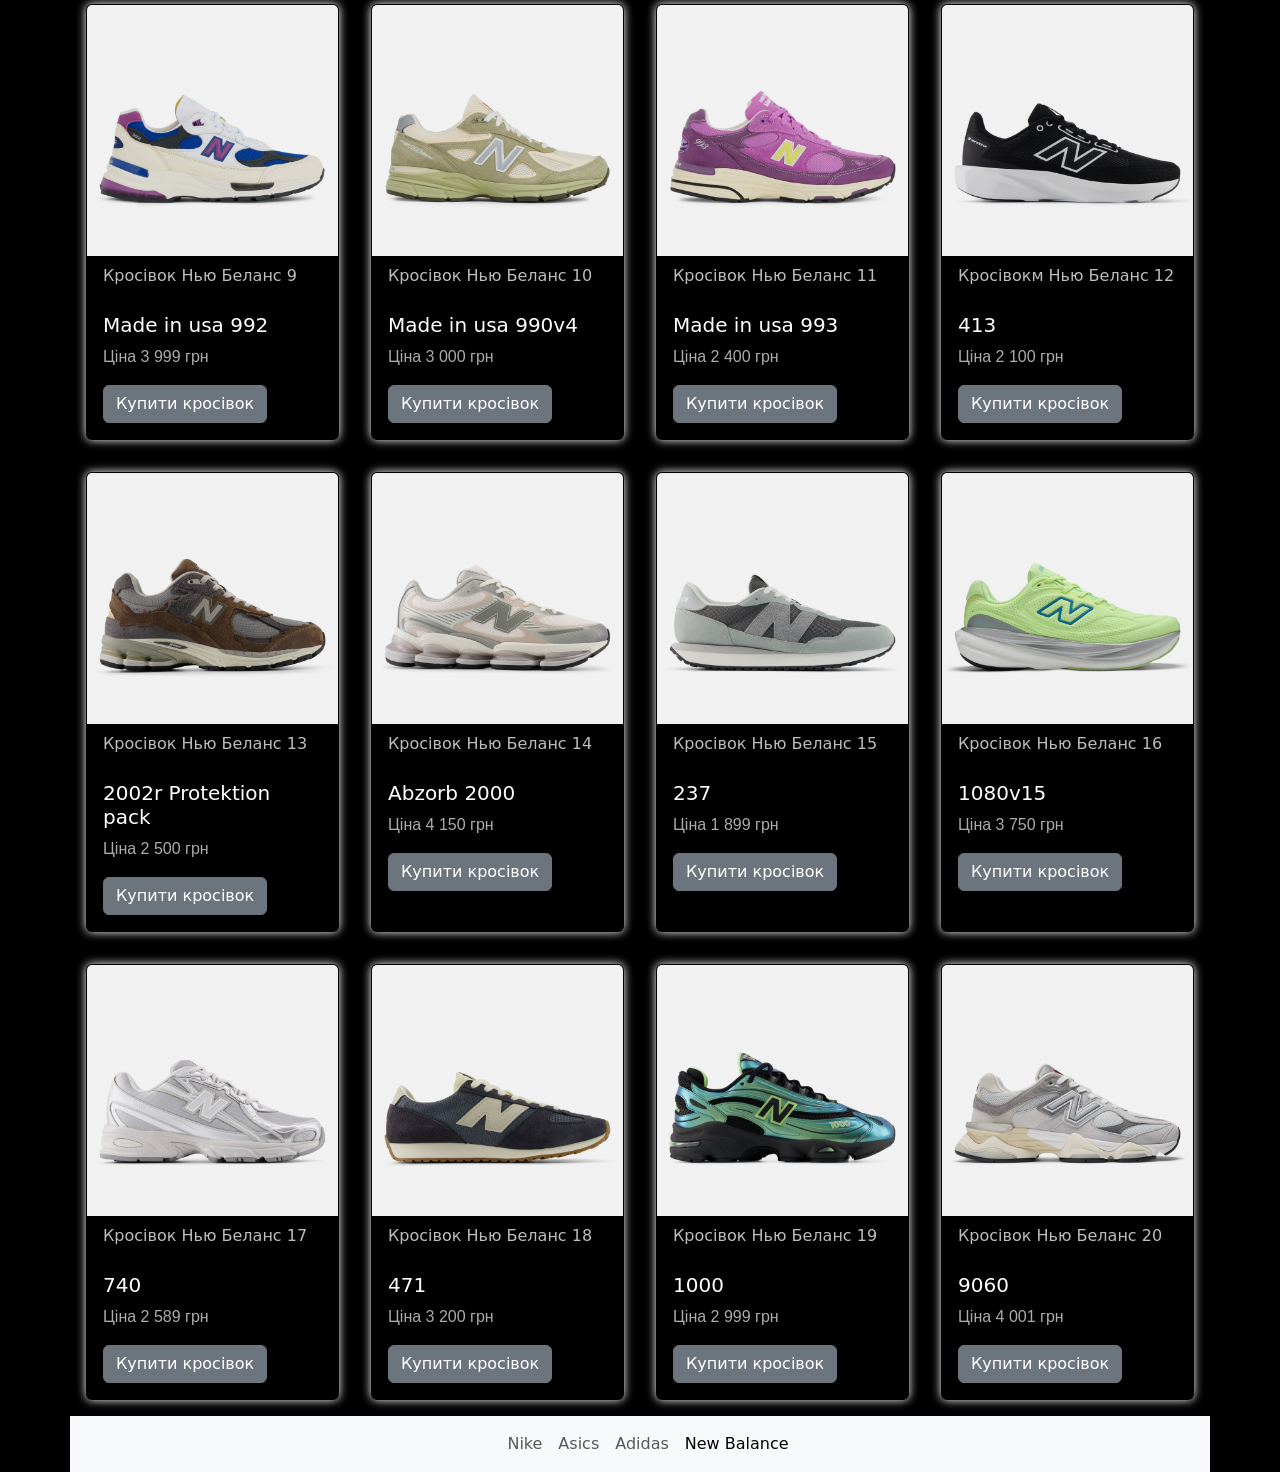
<file: snikers/new balance.html>
<!DOCTYPE html>
<html lang="uk">

<head>
    <meta charset="UTF-8">
    <meta name="viewport" content="width=device-width, initial-scale=1.0">
    <title>Асікси</title>
    <link href="https://cdn.jsdelivr.net/npm/bootstrap@5.3.8/dist/css/bootstrap.min.css" rel="stylesheet"
        integrity="sha384-sRIl4kxILFvY47J16cr9ZwB07vP4J8+LH7qKQnuqkuIAvNWLzeN8tE5YBujZqJLB" crossorigin="anonymous">
    <link rel="stylesheet" href="style.css">

</head>

<body>

    <nav class="navbar navbar-expand-lg bg-body-tertiary">
        <div class="container-fluid">
            <a class="navbar-brand" href=""></a>
            <button class="navbar-toggler" type="button" data-bs-toggle="collapse" data-bs-target="#navbarNav"
                aria-controls="navbarNav" aria-expanded="false" aria-label="Toggle navigation">
                <span class="navbar-toggler-icon"></span>
            </button>
            <div class="collapse navbar-collapse justify-content-center" id="navbarNav">
                <ul class="navbar-nav">
                    <li class="nav-item">
                        <a class="nav-link  " href="index.html">Nike</a>
                    </li>
                    <li class="nav-item">
                        <a class="nav-link  " href="asics.html">Asics</a>
                    </li>
                    <li class="nav-item">
                        <a class="nav-link" href="adidas.html">Adidas</a>
                    </li>
                    <li class="nav-item">
                        <a class="nav-link active" href="new balance.html">New Balance</a>
                    </li>

                </ul>
            </div>
        </div>
    </nav>
    <div class="big-img">
       
        <img src="999.jpg" alt="">

    </div>












    <div class="container">
        <div class="row">


            <div class="col-lg-3 col-md-4 col-sm-6 p-3">
                <div class="card h-100">
                    <img src="61.jpg" class="card-img-top" alt="...">
                    <div class="card-header"> Кросівок  Нью Беланс  1 </div>
                    <div class="card-body">
                        <h5 class="card-title">Abzorb 2000 grey days</h5>
                        <p class="card-text">Ціна 2 999 грн</p>
                        <a href="#" class="btn btn-secondary">Купити кросівок</a>
                    </div>
                </div>
            </div>


            <div class="col-lg-3 col-md-4 col-sm-6 p-3">
                <div class="card h-100">
                    <img src="62.jpg" class="card-img-top" alt="...">
                    <div class="card-header"> Кросівок Нью Беланс 2 </div>
                    <div class="card-body">
                        <h5 class="card-title">Fresh foam x 1080v15 grey days</h5>
                        <p class="card-text">Ціна 4 566 грн</p>
                        <a href="#" class="btn btn-secondary">Купити кросівок</a>
                    </div>
                </div>
            </div>

            <div class="col-lg-3 col-md-4 col-sm-6 p-3">
                <div class="card h-100">
                    <img src="63.jpg" class="card-img-top" alt="...">
                    <div class="card-header"> Кросівок Нью Беланс 3 </div>
                    <div class="card-body">
                        <h5 class="card-title">Fuel cel rebel v5 grey days </h5>
                        <p class="card-text">Ціна 3 650 грн</p>
                        <a href="#" class="btn btn-secondary">Купити кросівок</a>
                    </div>
                </div>
            </div>




            <div class="col-lg-3 col-md-4 col-sm-6 p-3">
                <div class="card h-100">
                    <img src="64.jpg" class="card-img-top" alt="...">
                    <div class="card-header"> Кросівок Нью Беланс 4 </div>
                    <div class="card-body">
                        <h5 class="card-title">Abzorb 1890 grey days </h5>
                        <p class="card-text">Ціна 2 600 грн</p>
                        <a href="#" class="btn btn-secondary">Купити кросівок</a>
                    </div>
                </div>
            </div>


            <div class="col-lg-3 col-md-4 col-sm-6 p-3">
                <div class="card h-100">
                    <img src="65.jpg" class="card-img-top" alt="...">
                    <div class="card-header"> Кросівок Нью Беланс 5 </div>
                    <div class="card-body">
                        <h5 class="card-title">Abzorb 5030 grey days </h5>
                        <p class="card-text">Ціна 4 111 грн</p>
                        <a href="#" class="btn btn-secondary">Купити кросівок</a>
                    </div>
                </div>
            </div>
        
    


    <div class="col-lg-3 col-md-4 col-sm-6 p-3">
        <div class="card h-100">
            <img src="66.jpg" class="card-img-top" alt="...">
            <div class="card-header"> Кросівок  Нью Беланс 6</div>
            <div class="card-body">
                <h5 class="card-title">Made in usa 1300</h5>
                <p class="card-text">Ціна 2 000 грн</p>
                <a href="#" class="btn btn-secondary">Купити кросівок</a>
            </div>
        </div>
    </div>
    

    <div class="col-lg-3 col-md-4 col-sm-6 p-3">
        <div class="card h-100">
            <img src="67.jpg" class="card-img-top" alt="...">
            <div class="card-header"> Кросівок Нью Беланс 7</div>
            <div class="card-body">
                <h5 class="card-title">Abzorb 2010 grey days</h5>
                <p class="card-text">Ціна 3 400 грн</p>
                <a href="#" class="btn btn-secondary">Купити кросівок</a>
            </div>
        </div>
    </div>
    


    <div class="col-lg-3 col-md-4 col-sm-6 p-3">
        <div class="card h-100">
            <img src="80 — копия.jpg" class="card-img-top" alt="...">
            <div class="card-header"> Кросівок  Нью Беланс 8</div>
            <div class="card-body">
                <h5 class="card-title">Made in uk allerdale</h5>
                <p class="card-text">Ціна 1 100 грн</p>
                <a href="#" class="btn btn-secondary">Купити кросівок</a>
            </div>
        </div>
    </div>
   

    <div class="col-lg-3 col-md-4 col-sm-6 p-3">
        <div class="card h-100">
            <img src="69.jpg" class="card-img-top" alt="...">
            <div class="card-header"> Кросівок Нью Беланс 9</div>
            <div class="card-body">
                <h5 class="card-title">Made in usa 992</h5>
                <p class="card-text">Ціна 3 999 грн</p>
                <a href="#" class="btn btn-secondary">Купити кросівок</a>
            </div>
        </div>
    </div>
   


    <div class="col-lg-3 col-md-4 col-sm-6 p-3">
        <div class="card h-100">
            <img src="70.jpg" class="card-img-top" alt="...">
            <div class="card-header"> Кросівок Нью Беланс 10</div>
            <div class="card-body">
                <h5 class="card-title">Made in usa 990v4</h5>
                <p class="card-text">Ціна 3 000 грн</p>
                <a href="#" class="btn btn-secondary">Купити кросівок</a>
            </div>
        </div>
    </div>
    




    <div class="col-lg-3 col-md-4 col-sm-6 p-3">
        <div class="card h-100">
            <img src="71.jpg" class="card-img-top" alt="...">
            <div class="card-header"> Кросівок Нью Беланс 11</div>
            <div class="card-body">
                <h5 class="card-title">Made in usa 993</h5>
                    
                <p class="card-text">Ціна 2 400 грн</p>
                <a href="#" class="btn btn-secondary">Купити кросівок</a>
            </div>
        </div>
    </div>
    



    <div class="col-lg-3 col-md-4 col-sm-6 p-3">
        <div class="card h-100">
            <img src="72.jpg" class="card-img-top" alt="...">
            <div class="card-header"> Кросівокм  Нью Беланс 12</div>
            <div class="card-body">
                <h5 class="card-title">413</h5>
                <p class="card-text">Ціна 2 100 грн</p>
                <a href="#" class="btn btn-secondary">Купити кросівок</a>
            </div>
        </div>
    </div>


    <div class="col-lg-3 col-md-4 col-sm-6 p-3">
        <div class="card h-100">
            <img src="73.jpg" class="card-img-top" alt="...">
            <div class="card-header"> Кросівок  Нью Беланс 13</div>
            <div class="card-body">
                <h5 class="card-title">2002r Protektion pack</h5>
                <p class="card-text">Ціна 2 500 грн</p>
                <a href="#" class="btn btn-secondary">Купити кросівок</a>
            </div>
        </div>
    </div>



    <div class="col-lg-3 col-md-4 col-sm-6 p-3">
        <div class="card h-100">
            <img src="74.jpg" class="card-img-top" alt="...">
            <div class="card-header"> Кросівок Нью Беланс 14</div>
            <div class="card-body">
                <h5 class="card-title">Abzorb 2000</h5>
                <p class="card-text">Ціна 4 150 грн</p>
                <a href="#" class="btn btn-secondary">Купити кросівок</a>
            </div>
        </div>
    </div>


    <div class="col-lg-3 col-md-4 col-sm-6 p-3">
        <div class="card h-100">
            <img src="75.jpg" class="card-img-top" alt="...">
            <div class="card-header"> Кросівок Нью Беланс 15</div>
            <div class="card-body">
                <h5 class="card-title">237</h5>
                <p class="card-text">Ціна 1 899 грн</p>
                <a href="#" class="btn btn-secondary">Купити кросівок</a>
            </div>
        </div>
    </div>
    

<div class="col-lg-3 col-md-4 col-sm-6 p-3">
        <div class="card h-100">
            <img src="76.jpg" class="card-img-top" alt="...">
            <div class="card-header"> Кросівок Нью Беланс 16</div>
            <div class="card-body">
                <h5 class="card-title">1080v15</h5>
                <p class="card-text">Ціна 3 750 грн</p>
                <a href="#" class="btn btn-secondary">Купити кросівок</a>
            </div>
        </div>
    </div>
    


<div class="col-lg-3 col-md-4 col-sm-6 p-3">
        <div class="card h-100">
            <img src="77.jpg" class="card-img-top" alt="...">
            <div class="card-header"> Кросівок Нью Беланс 17</div>
            <div class="card-body">
                <h5 class="card-title">740</h5>
                <p class="card-text">Ціна 2 589 грн</p>
                <a href="#" class="btn btn-secondary">Купити кросівок</a>
            </div>
        </div>
    </div>


 <div class="col-lg-3 col-md-4 col-sm-6 p-3">
        <div class="card h-100">
            <img src="78.jpg" class="card-img-top" alt="...">
            <div class="card-header"> Кросівок Нью Беланс  18</div>
            <div class="card-body">
                <h5 class="card-title">471</h5>
                <p class="card-text">Ціна 3 200 грн</p>
                <a href="#" class="btn btn-secondary">Купити кросівок</a>
            </div>
        </div>
    </div>

<div class="col-lg-3 col-md-4 col-sm-6 p-3">
        <div class="card h-100">
            <img src="79.jpg" class="card-img-top" alt="...">
            <div class="card-header"> Кросівок Нью Беланс  19</div>
            <div class="card-body">
                <h5 class="card-title">1000</h5>
                <p class="card-text">Ціна 2 999 грн</p>
                <a href="#" class="btn btn-secondary">Купити кросівок</a>
            </div>
        </div>
    </div>


<div class="col-lg-3 col-md-4 col-sm-6 p-3">
        <div class="card h-100">
            <img src="80.jpg" class="card-img-top" alt="...">
            <div class="card-header"> Кросівок Нью Беланс 20</div>
            <div class="card-body">
                <h5 class="card-title">9060</h5>
                <p class="card-text">Ціна 4 001 грн</p>
                <a href="#" class="btn btn-secondary">Купити кросівок</a>
            </div>
        </div>
    </div>


 <nav class="navbar navbar-expand-lg bg-body-tertiary">
        <div class="container-fluid">
            <a class="navbar-brand" href=""></a>
            <button class="navbar-toggler" type="button" data-bs-toggle="collapse" data-bs-target="#navbarNav"
                aria-controls="navbarNav" aria-expanded="false" aria-label="Toggle navigation">
                <span class="navbar-toggler-icon"></span>
            </button>
            <div class="collapse navbar-collapse justify-content-center" id="navbarNav">
                <ul class="navbar-nav">
                    <li class="nav-item">
                        <a class="nav-link  " href="index.html">Nike</a>
                    </li>
                    <li class="nav-item">
                        <a class="nav-link  " href="asics.html">Asics</a>
                    </li>
                    <li class="nav-item">
                        <a class="nav-link" href="adidas.html">Adidas</a>
                    </li>
                    <li class="nav-item">
                        <a class="nav-link active" href="new balance.html">New Balance</a>
                    </li>

                </ul>
            </div>
        </div>
    </nav>



























    <script src="https://cdn.jsdelivr.net/npm/bootstrap@5.3.8/dist/js/bootstrap.bundle.min.js"
        integrity="sha384-FKyoEForCGlyvwx9Hj09JcYn3nv7wiPVlz7YYwJrWVcXK/BmnVDxM+D2scQbITxI"
        crossorigin="anonymous"></script>
</body>

</html>
</file>
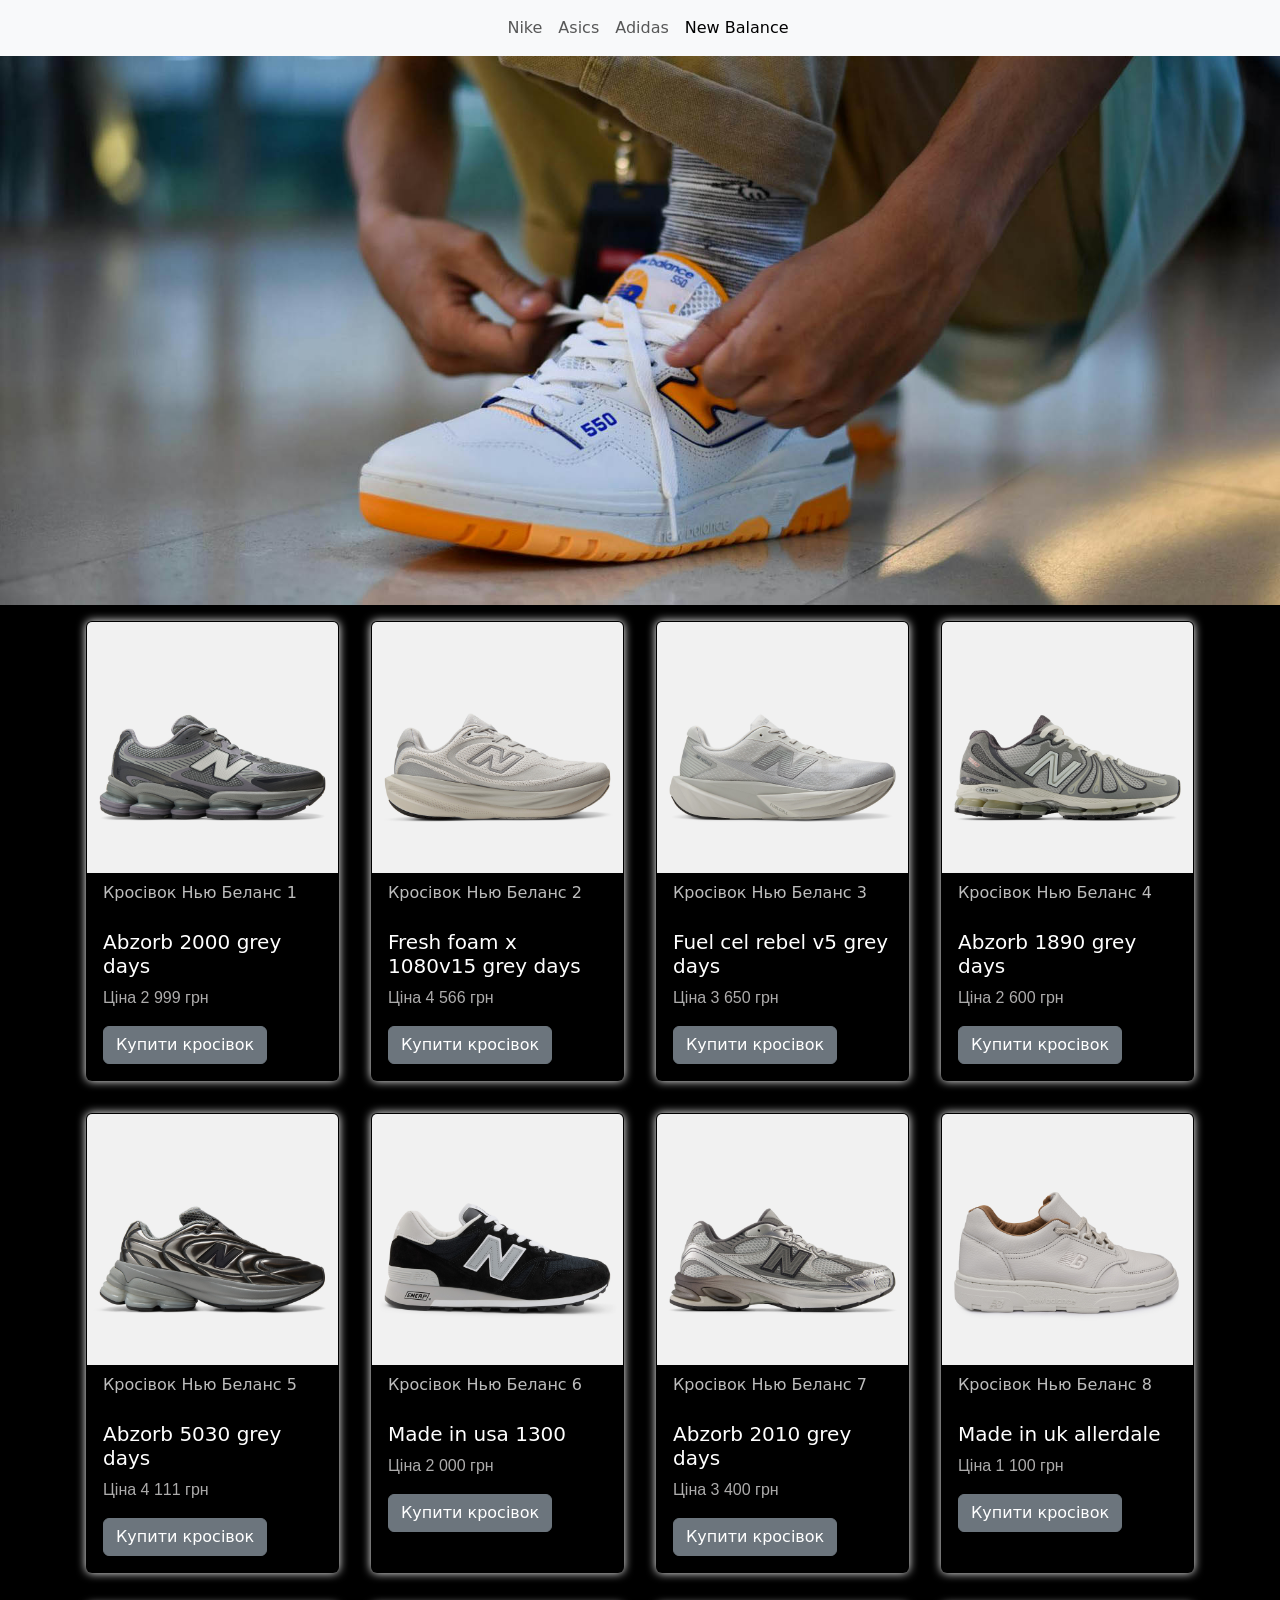
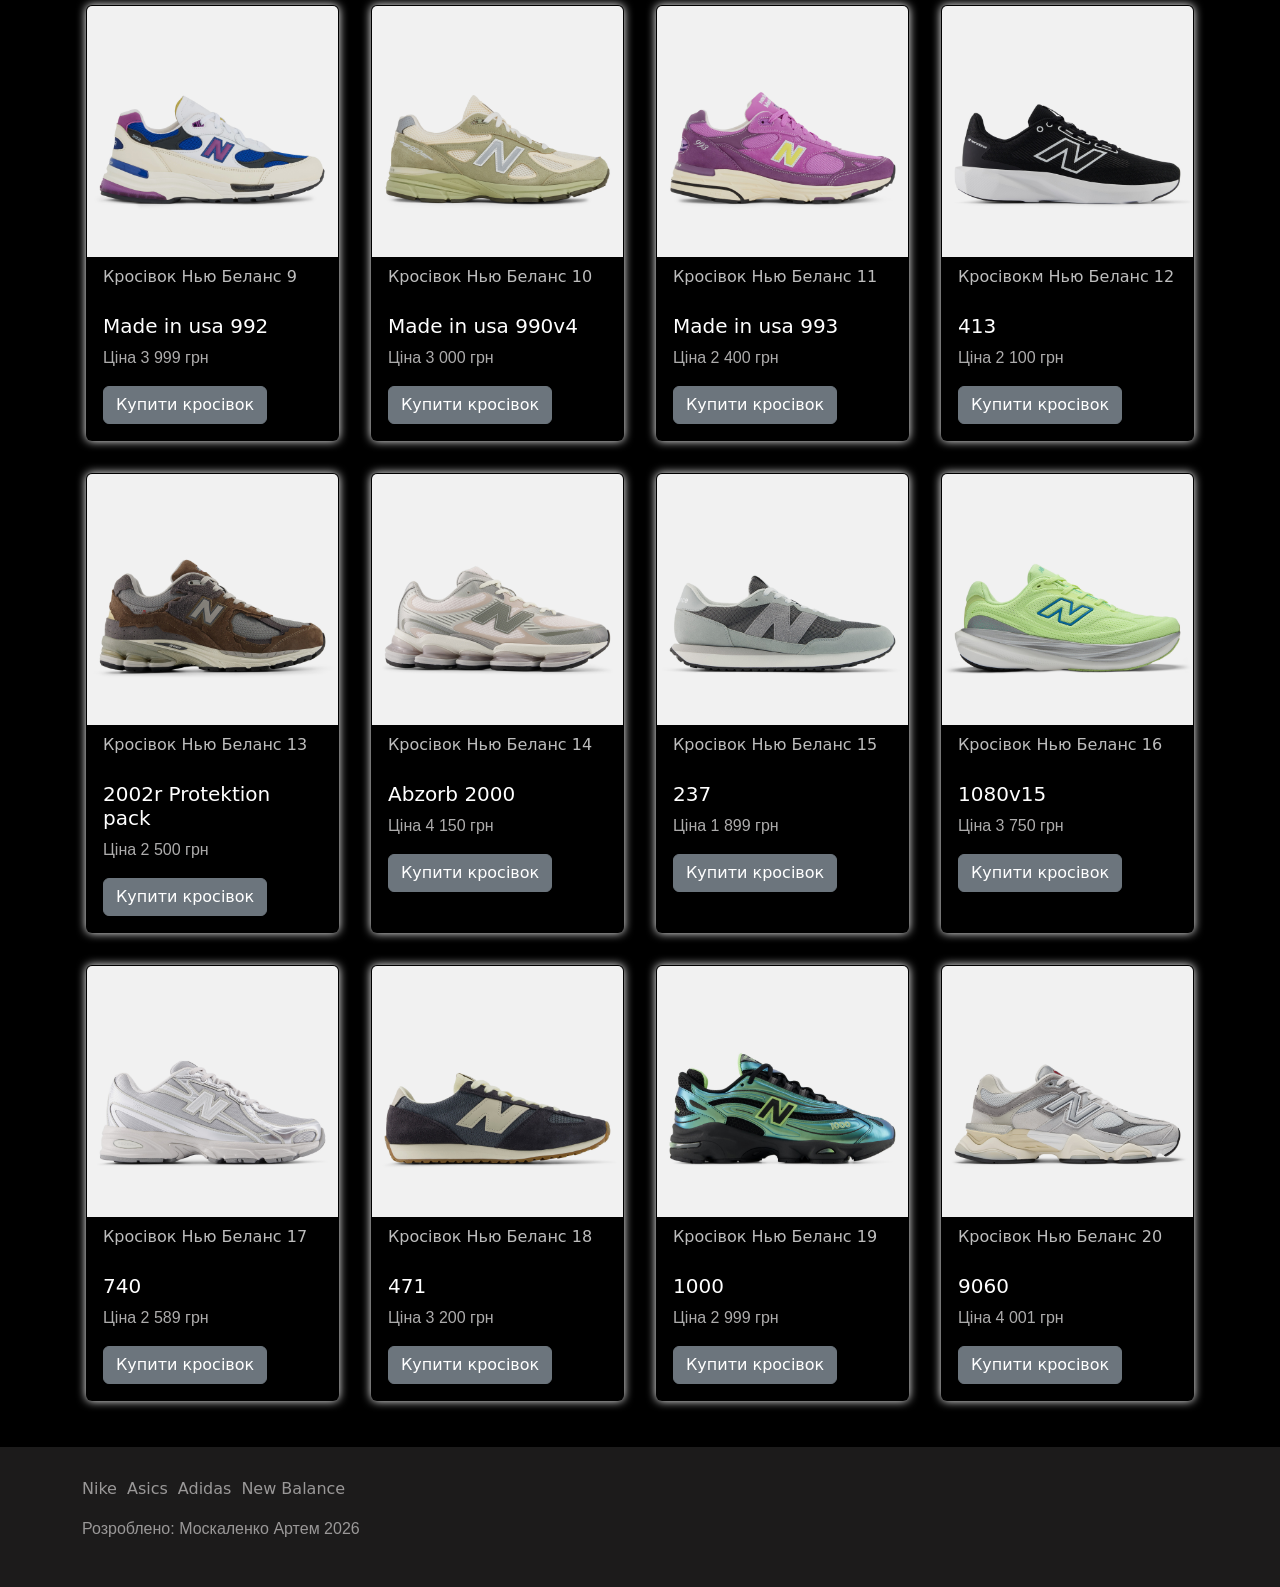
<file: snikers/new-balance.html>
<!DOCTYPE html>
<html lang="uk">

<head>
    <meta charset="UTF-8">
    <meta name="viewport" content="width=device-width, initial-scale=1.0">
    <title>New Balance</title>
    <link rel="shortcut icon" href="icon.png" type="image/x-icon">

    <link href="https://cdn.jsdelivr.net/npm/bootstrap@5.3.8/dist/css/bootstrap.min.css" rel="stylesheet"
        integrity="sha384-sRIl4kxILFvY47J16cr9ZwB07vP4J8+LH7qKQnuqkuIAvNWLzeN8tE5YBujZqJLB" crossorigin="anonymous">
    <link rel="stylesheet" href="style.css">

</head>

<body>

    <nav class="navbar navbar-expand-sm bg-body-tertiary">
        <div class="container-fluid">
            <a class="navbar-brand" href=""></a>
            <button class="navbar-toggler" type="button" data-bs-toggle="collapse" data-bs-target="#navbarNav"
                aria-controls="navbarNav" aria-expanded="false" aria-label="Toggle navigation">
                <span class="navbar-toggler-icon"></span>
            </button>
            <div class="collapse navbar-collapse justify-content-center" id="navbarNav">
                <ul class="navbar-nav">
                    <li class="nav-item">
                        <a class="nav-link  " href="index.html">Nike</a>
                    </li>
                    <li class="nav-item">
                        <a class="nav-link  " href="asics.html">Asics</a>
                    </li>
                    <li class="nav-item">
                        <a class="nav-link" href="adidas.html">Adidas</a>
                    </li>
                    <li class="nav-item">
                        <a class="nav-link active" href="new-balance.html">New Balance</a>
                    </li>

                </ul>
            </div>
        </div>
    </nav>
    <div class="big-img">

        <img src="new-balance.jpg" alt="">

    </div>












    <div class="container">
        <div class="row">


            <div class="col-lg-3 col-md-4 col-sm-6 p-3">
                <div class="card h-100">
                    <img src="61.jpg" class="card-img-top" alt="...">
                    <div class="card-header"> Кросівок Нью Беланс 1 </div>
                    <div class="card-body">
                        <h5 class="card-title">Abzorb 2000 grey days</h5>
                        <p class="card-text">Ціна 2 999 грн</p>
                        <a href="#" class="btn btn-secondary">Купити кросівок</a>
                    </div>
                </div>
            </div>


            <div class="col-lg-3 col-md-4 col-sm-6 p-3">
                <div class="card h-100">
                    <img src="62.jpg" class="card-img-top" alt="...">
                    <div class="card-header"> Кросівок Нью Беланс 2 </div>
                    <div class="card-body">
                        <h5 class="card-title">Fresh foam x 1080v15 grey days</h5>
                        <p class="card-text">Ціна 4 566 грн</p>
                        <a href="#" class="btn btn-secondary">Купити кросівок</a>
                    </div>
                </div>
            </div>

            <div class="col-lg-3 col-md-4 col-sm-6 p-3">
                <div class="card h-100">
                    <img src="63.jpg" class="card-img-top" alt="...">
                    <div class="card-header"> Кросівок Нью Беланс 3 </div>
                    <div class="card-body">
                        <h5 class="card-title">Fuel cel rebel v5 grey days </h5>
                        <p class="card-text">Ціна 3 650 грн</p>
                        <a href="#" class="btn btn-secondary">Купити кросівок</a>
                    </div>
                </div>
            </div>




            <div class="col-lg-3 col-md-4 col-sm-6 p-3">
                <div class="card h-100">
                    <img src="64.jpg" class="card-img-top" alt="...">
                    <div class="card-header"> Кросівок Нью Беланс 4 </div>
                    <div class="card-body">
                        <h5 class="card-title">Abzorb 1890 grey days </h5>
                        <p class="card-text">Ціна 2 600 грн</p>
                        <a href="#" class="btn btn-secondary">Купити кросівок</a>
                    </div>
                </div>
            </div>


            <div class="col-lg-3 col-md-4 col-sm-6 p-3">
                <div class="card h-100">
                    <img src="65.jpg" class="card-img-top" alt="...">
                    <div class="card-header"> Кросівок Нью Беланс 5 </div>
                    <div class="card-body">
                        <h5 class="card-title">Abzorb 5030 grey days </h5>
                        <p class="card-text">Ціна 4 111 грн</p>
                        <a href="#" class="btn btn-secondary">Купити кросівок</a>
                    </div>
                </div>
            </div>




            <div class="col-lg-3 col-md-4 col-sm-6 p-3">
                <div class="card h-100">
                    <img src="66.jpg" class="card-img-top" alt="...">
                    <div class="card-header"> Кросівок Нью Беланс 6</div>
                    <div class="card-body">
                        <h5 class="card-title">Made in usa 1300</h5>
                        <p class="card-text">Ціна 2 000 грн</p>
                        <a href="#" class="btn btn-secondary">Купити кросівок</a>
                    </div>
                </div>
            </div>


            <div class="col-lg-3 col-md-4 col-sm-6 p-3">
                <div class="card h-100">
                    <img src="67.jpg" class="card-img-top" alt="...">
                    <div class="card-header"> Кросівок Нью Беланс 7</div>
                    <div class="card-body">
                        <h5 class="card-title">Abzorb 2010 grey days</h5>
                        <p class="card-text">Ціна 3 400 грн</p>
                        <a href="#" class="btn btn-secondary">Купити кросівок</a>
                    </div>
                </div>
            </div>



            <div class="col-lg-3 col-md-4 col-sm-6 p-3">
                <div class="card h-100">
                    <img src="80 — копия.jpg" class="card-img-top" alt="...">
                    <div class="card-header"> Кросівок Нью Беланс 8</div>
                    <div class="card-body">
                        <h5 class="card-title">Made in uk allerdale</h5>
                        <p class="card-text">Ціна 1 100 грн</p>
                        <a href="#" class="btn btn-secondary">Купити кросівок</a>
                    </div>
                </div>
            </div>


            <div class="col-lg-3 col-md-4 col-sm-6 p-3">
                <div class="card h-100">
                    <img src="69.jpg" class="card-img-top" alt="...">
                    <div class="card-header"> Кросівок Нью Беланс 9</div>
                    <div class="card-body">
                        <h5 class="card-title">Made in usa 992</h5>
                        <p class="card-text">Ціна 3 999 грн</p>
                        <a href="#" class="btn btn-secondary">Купити кросівок</a>
                    </div>
                </div>
            </div>



            <div class="col-lg-3 col-md-4 col-sm-6 p-3">
                <div class="card h-100">
                    <img src="70.jpg" class="card-img-top" alt="...">
                    <div class="card-header"> Кросівок Нью Беланс 10</div>
                    <div class="card-body">
                        <h5 class="card-title">Made in usa 990v4</h5>
                        <p class="card-text">Ціна 3 000 грн</p>
                        <a href="#" class="btn btn-secondary">Купити кросівок</a>
                    </div>
                </div>
            </div>





            <div class="col-lg-3 col-md-4 col-sm-6 p-3">
                <div class="card h-100">
                    <img src="71.jpg" class="card-img-top" alt="...">
                    <div class="card-header"> Кросівок Нью Беланс 11</div>
                    <div class="card-body">
                        <h5 class="card-title">Made in usa 993</h5>

                        <p class="card-text">Ціна 2 400 грн</p>
                        <a href="#" class="btn btn-secondary">Купити кросівок</a>
                    </div>
                </div>
            </div>




            <div class="col-lg-3 col-md-4 col-sm-6 p-3">
                <div class="card h-100">
                    <img src="72.jpg" class="card-img-top" alt="...">
                    <div class="card-header"> Кросівокм Нью Беланс 12</div>
                    <div class="card-body">
                        <h5 class="card-title">413</h5>
                        <p class="card-text">Ціна 2 100 грн</p>
                        <a href="#" class="btn btn-secondary">Купити кросівок</a>
                    </div>
                </div>
            </div>


            <div class="col-lg-3 col-md-4 col-sm-6 p-3">
                <div class="card h-100">
                    <img src="73.jpg" class="card-img-top" alt="...">
                    <div class="card-header"> Кросівок Нью Беланс 13</div>
                    <div class="card-body">
                        <h5 class="card-title">2002r Protektion pack</h5>
                        <p class="card-text">Ціна 2 500 грн</p>
                        <a href="#" class="btn btn-secondary">Купити кросівок</a>
                    </div>
                </div>
            </div>



            <div class="col-lg-3 col-md-4 col-sm-6 p-3">
                <div class="card h-100">
                    <img src="74.jpg" class="card-img-top" alt="...">
                    <div class="card-header"> Кросівок Нью Беланс 14</div>
                    <div class="card-body">
                        <h5 class="card-title">Abzorb 2000</h5>
                        <p class="card-text">Ціна 4 150 грн</p>
                        <a href="#" class="btn btn-secondary">Купити кросівок</a>
                    </div>
                </div>
            </div>


            <div class="col-lg-3 col-md-4 col-sm-6 p-3">
                <div class="card h-100">
                    <img src="75.jpg" class="card-img-top" alt="...">
                    <div class="card-header"> Кросівок Нью Беланс 15</div>
                    <div class="card-body">
                        <h5 class="card-title">237</h5>
                        <p class="card-text">Ціна 1 899 грн</p>
                        <a href="#" class="btn btn-secondary">Купити кросівок</a>
                    </div>
                </div>
            </div>


            <div class="col-lg-3 col-md-4 col-sm-6 p-3">
                <div class="card h-100">
                    <img src="76.jpg" class="card-img-top" alt="...">
                    <div class="card-header"> Кросівок Нью Беланс 16</div>
                    <div class="card-body">
                        <h5 class="card-title">1080v15</h5>
                        <p class="card-text">Ціна 3 750 грн</p>
                        <a href="#" class="btn btn-secondary">Купити кросівок</a>
                    </div>
                </div>
            </div>



            <div class="col-lg-3 col-md-4 col-sm-6 p-3">
                <div class="card h-100">
                    <img src="77.jpg" class="card-img-top" alt="...">
                    <div class="card-header"> Кросівок Нью Беланс 17</div>
                    <div class="card-body">
                        <h5 class="card-title">740</h5>
                        <p class="card-text">Ціна 2 589 грн</p>
                        <a href="#" class="btn btn-secondary">Купити кросівок</a>
                    </div>
                </div>
            </div>


            <div class="col-lg-3 col-md-4 col-sm-6 p-3">
                <div class="card h-100">
                    <img src="78.jpg" class="card-img-top" alt="...">
                    <div class="card-header"> Кросівок Нью Беланс 18</div>
                    <div class="card-body">
                        <h5 class="card-title">471</h5>
                        <p class="card-text">Ціна 3 200 грн</p>
                        <a href="#" class="btn btn-secondary">Купити кросівок</a>
                    </div>
                </div>
            </div>

            <div class="col-lg-3 col-md-4 col-sm-6 p-3">
                <div class="card h-100">
                    <img src="79.jpg" class="card-img-top" alt="...">
                    <div class="card-header"> Кросівок Нью Беланс 19</div>
                    <div class="card-body">
                        <h5 class="card-title">1000</h5>
                        <p class="card-text">Ціна 2 999 грн</p>
                        <a href="#" class="btn btn-secondary">Купити кросівок</a>
                    </div>
                </div>
            </div>


            <div class="col-lg-3 col-md-4 col-sm-6 p-3">
                <div class="card h-100">
                    <img src="80.jpg" class="card-img-top" alt="...">
                    <div class="card-header"> Кросівок Нью Беланс 20</div>
                    <div class="card-body">
                        <h5 class="card-title">9060</h5>
                        <p class="card-text">Ціна 4 001 грн</p>
                        <a href="#" class="btn btn-secondary">Купити кросівок</a>
                    </div>
                </div>
            </div>

        </div>


    </div>










    <div class="footer">
        <div class="container">
            <nav class="navbar-footer ">
                <ul class="footer-nav">
                    <li class="footer-item">
                        <a class="footer-link  " href="index.html">Nike</a>
                    </li>
                    <li class="footer-item">
                        <a class="footer-link  " href="asics.html">Asics</a>
                    </li>
                    <li class="footer-item">
                        <a class="footer-link" href="adidas.html">Adidas</a>
                    </li>
                    <li class="footer-item">
                        <a class="footer-link  " href="new balance.html">New Balance</a>
                    </li>

                </ul>
                <p>Розроблено: Москаленко Артем 2026</p>
            </nav>
        </div>
    </div>










    <script src="https://cdn.jsdelivr.net/npm/bootstrap@5.3.8/dist/js/bootstrap.bundle.min.js"
        integrity="sha384-FKyoEForCGlyvwx9Hj09JcYn3nv7wiPVlz7YYwJrWVcXK/BmnVDxM+D2scQbITxI"
        crossorigin="anonymous"></script>
</body>

</html>
</file>
<file: snikers/style.css>
img {
    width: 100%;
}

body {
    background-color: rgb(0, 0, 0);
    color: rgb(254, 254, 253);
}

.header {
    background-image: url(fon.png);
}

.header h1 {
    font-family: "Poiret One", sans-serif;
    font-size: 5em;
    margin: 0;
    color: rgb(251, 250, 250);
    text-transform: uppercase;
}

.header p {
    font-family: "Cormorant Garamond", serif;
    font-size: 2em;
    margin: 0;
    color: rgb(255, 254, 254);

}

p {
    font-family: "Exo 2", sans-serif;
    color: rgb(255, 252, 249);
}

h2 {
    font-family: "Cormorant Garamond", serif;
    color: rgb(225, 221, 220);
}

.card-header {
    background-color: rgb(0, 0, 0);
    color: #bdbdbd;
}

.card-title {
    color: #ffffff;
}

.card-text {
    color: #adacac;
}

.card {
    background-color: rgb(0, 0, 0);
    box-shadow: 0px 0px 10px rgb(255, 255, 255);
}

 
i {
    font-size: 2em;
    color: rgb(255, 255, 255);
    margin: 10px;
}

 
.h5 {
    font-family: "Cormorant Garamond", serif;
    color: rgb(225, 221, 220);

}


.footer {
    padding-top: 30px;
    padding-bottom: 30px;
    background-color: #1c1b1b;
    margin-top: 30px;

}

i {
    font-size: 2em;
    color: blanchedalmond;
    margin: 10px;
}

.footer-nav {
    display: flex;
    padding-left: 0;
    list-style-type: none;
}

.footer-link {
    color: #9a9898;
    text-decoration: none;
}
.footer-item{
    margin-right: 10px;
}
.footer-link:hover{
    color: #e1dede;
}
.footer p{
    margin-top: 0;
    color: #9a9898;

}
</file>
